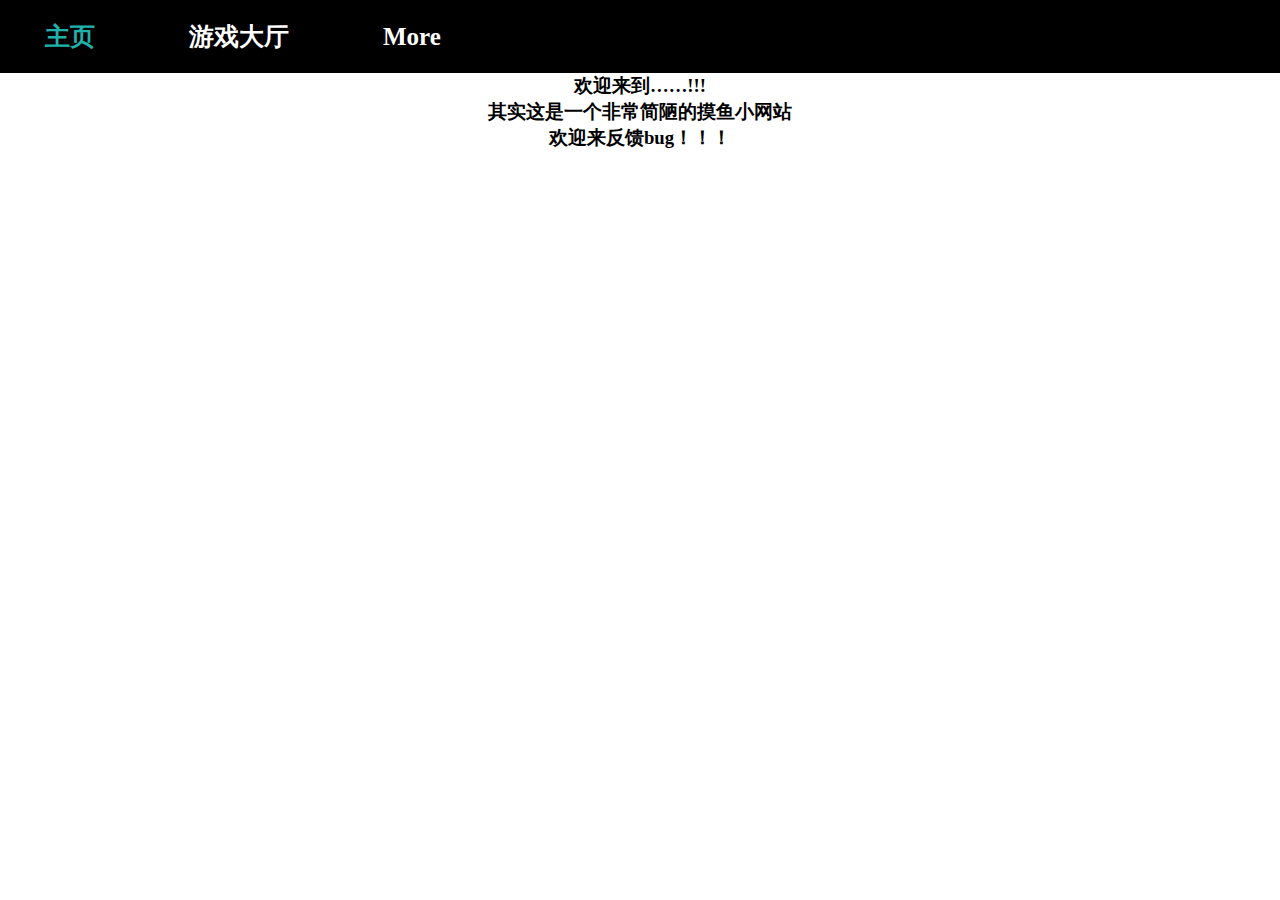
<file: index.html>
<!DOCTYPE html>
<html lang="en">
<head>
    <meta charset="UTF-8">
    <meta http-equiv="X-UA-Compatible" content="IE=edge">
    <meta name="viewport" content="width=device-width, initial-scale=1.0">

    <link rel="stylesheet" href="index.css">
    
    <title>没想好什么名</title>
</head>


<body>
    



    <ul class="nav-menu" id = "Navigation_List">
        <li><a href = "#" id = "active">主页</a></li>
        <li><a href = "homepage_game.html">游戏大厅</a></li>
        <!--<li><a href = "10.218.33.115:3000">聊天室</a></li>-->

        <li>
            <a href="#">More</a>
            <ul class="dropdown">
                <!--<li><a href="charts.html">排行榜</a></li>-->
                <li><a href="#">暂无更多</a></li>
            </ul>
        </li>
    </ul>
    
    <h3 style="text-align: center;">欢迎来到……!!!</h3>
    <h3 style="text-align: center;">其实这是一个非常简陋的摸鱼小网站</h3>
    <h3 style="text-align: center;">欢迎来反馈bug！！！</h3>


</body>
</html>
</file>
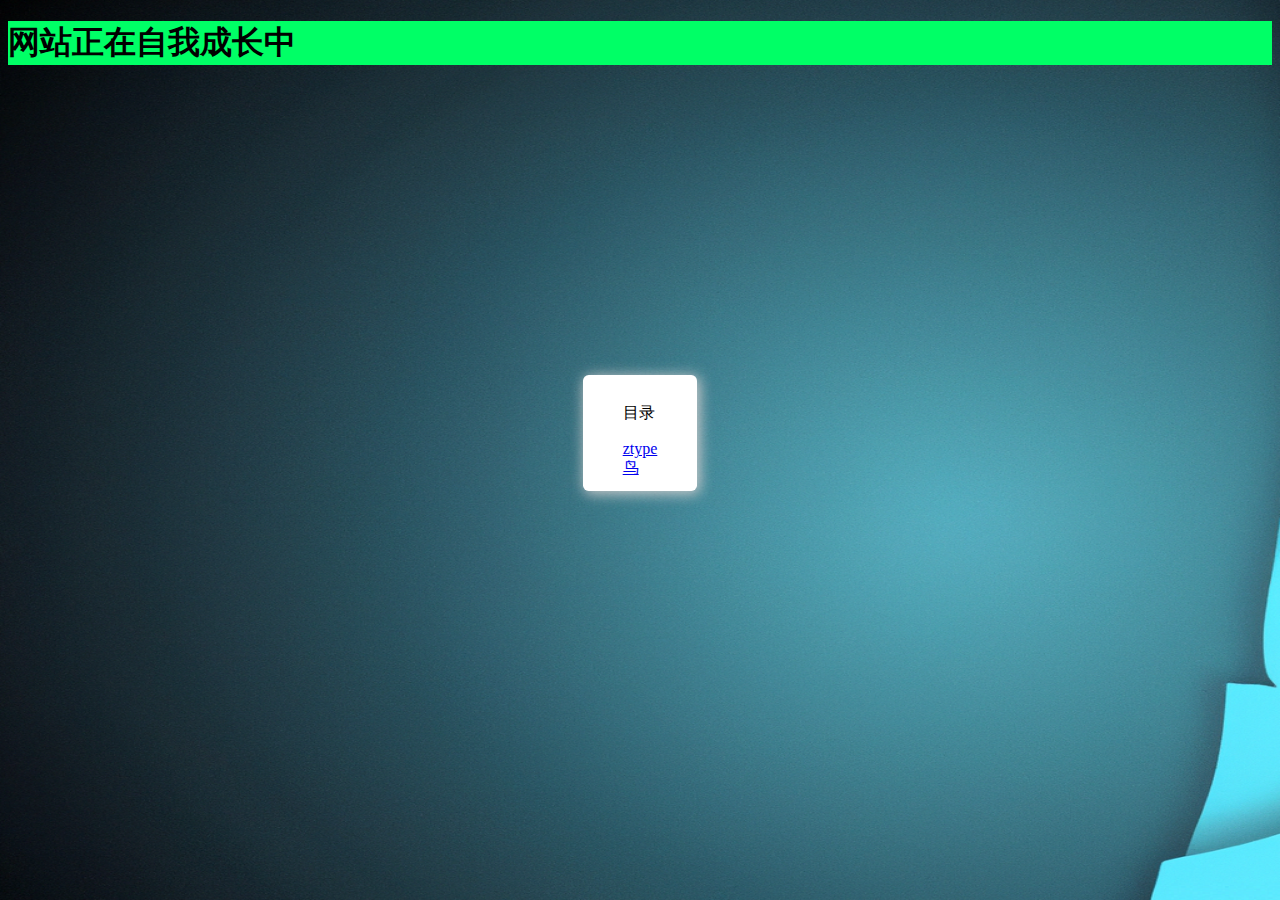
<file: 其他/index.html>
<!DOCTYPE html>
<html lang="en">
<head>
    <meta charset="UTF-8">
    <meta http-equiv="X-UA-Compatible" content="IE=edge">
    <meta name="viewport" content="width=device-width, initial-scale=1.0">
    <title>课堂小助手v1.0</title>
    <link rel="stylesheet" href="index.css">
</head>
<body>

    <h1 style = "background-color:rgb(00,255,102)">网站正在自我成长中</h1>
    <div class = "loginCard">
        	<p>目录</p>
        	<a href = "ztype.html">ztype</a>
	<br>
	<a href = "/clumsy-bird-master/index.html">鸟</a>
        
    </div>
</body>
</html>
</file>
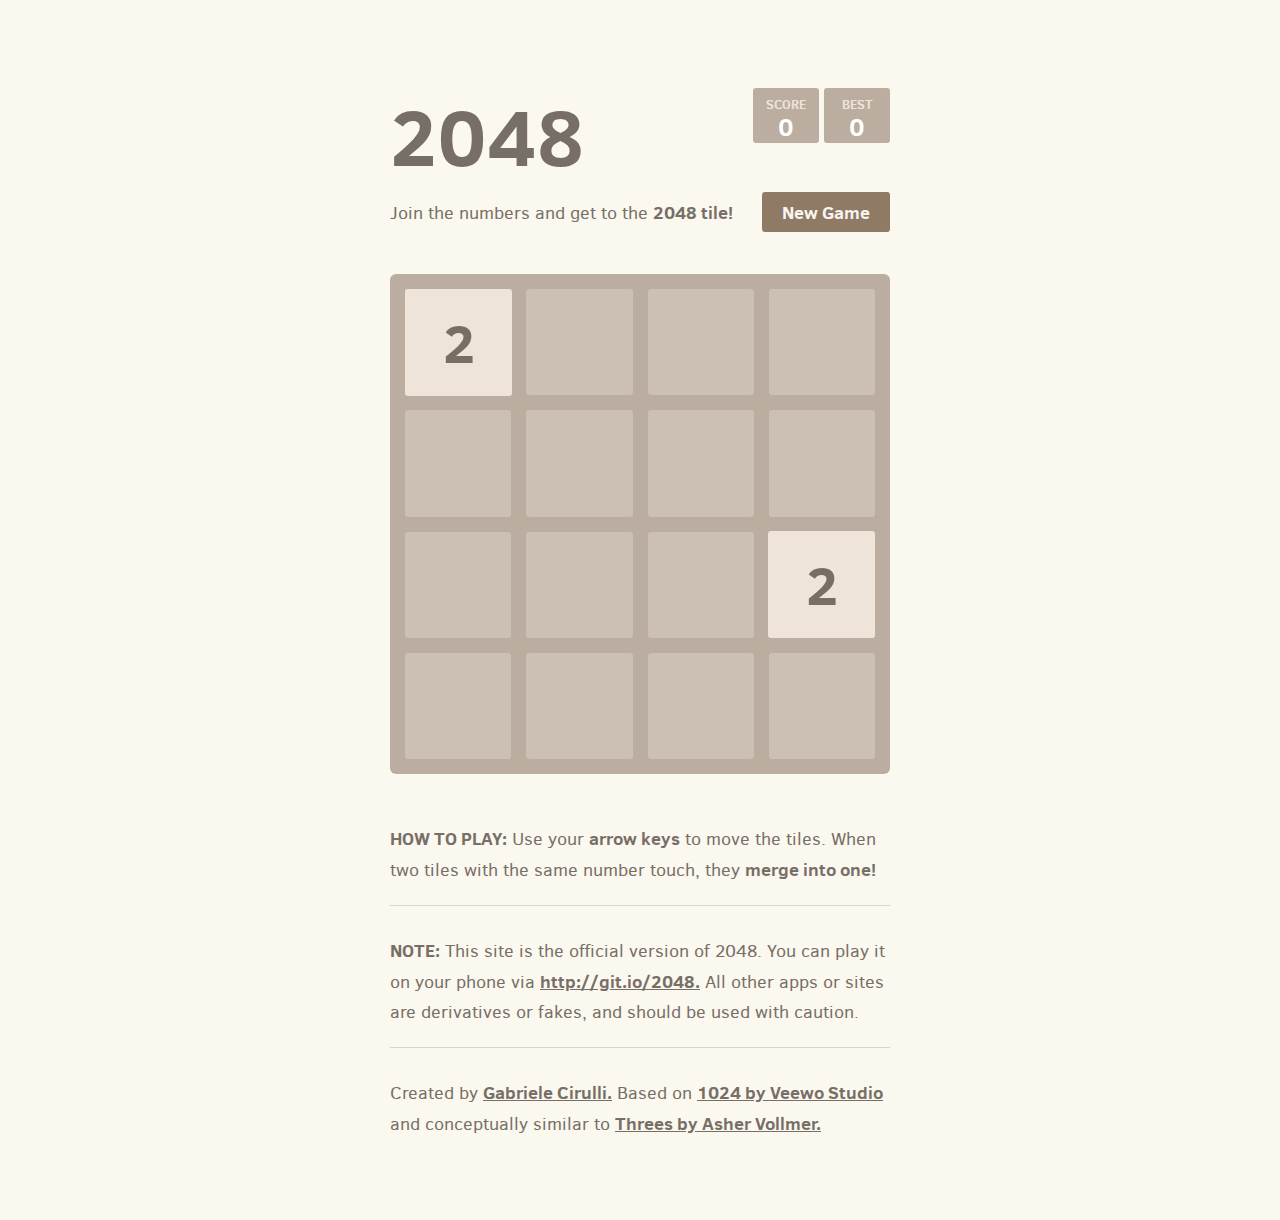
<file: game/2048-master/index.html>
<!DOCTYPE html>
<html>
<head>
  <meta charset="utf-8">
  <title>2048</title>

  <link href="style/main.css" rel="stylesheet" type="text/css">
  <link rel="shortcut icon" href="favicon.ico">
  <link rel="apple-touch-icon" href="meta/apple-touch-icon.png">
  <link rel="apple-touch-startup-image" href="meta/apple-touch-startup-image-640x1096.png" media="(device-width: 320px) and (device-height: 568px) and (-webkit-device-pixel-ratio: 2)"> <!-- iPhone 5+ -->
  <link rel="apple-touch-startup-image" href="meta/apple-touch-startup-image-640x920.png"  media="(device-width: 320px) and (device-height: 480px) and (-webkit-device-pixel-ratio: 2)"> <!-- iPhone, retina -->
  <meta name="apple-mobile-web-app-capable" content="yes">
  <meta name="apple-mobile-web-app-status-bar-style" content="black">

  <meta name="HandheldFriendly" content="True">
  <meta name="MobileOptimized" content="320">
  <meta name="viewport" content="width=device-width, target-densitydpi=160dpi, initial-scale=1.0, maximum-scale=1, user-scalable=no, minimal-ui">
</head>
<body>

  <div class="container">
    <div class="heading">
      <h1 class="title">2048</h1>
      <div class="scores-container">
        <div class="score-container">0</div>
        <div class="best-container">0</div>
      </div>
    </div>

    <div class="above-game">
      <p class="game-intro">Join the numbers and get to the <strong>2048 tile!</strong></p>
      <a class="restart-button">New Game</a>
    </div>

    <div class="game-container">
      <div class="game-message">
        <p></p>
        <div class="lower">
	        <a class="keep-playing-button">Keep going</a>
          <a class="retry-button">Try again</a>
        </div>
      </div>

      <div class="grid-container">
        <div class="grid-row">
          <div class="grid-cell"></div>
          <div class="grid-cell"></div>
          <div class="grid-cell"></div>
          <div class="grid-cell"></div>
        </div>
        <div class="grid-row">
          <div class="grid-cell"></div>
          <div class="grid-cell"></div>
          <div class="grid-cell"></div>
          <div class="grid-cell"></div>
        </div>
        <div class="grid-row">
          <div class="grid-cell"></div>
          <div class="grid-cell"></div>
          <div class="grid-cell"></div>
          <div class="grid-cell"></div>
        </div>
        <div class="grid-row">
          <div class="grid-cell"></div>
          <div class="grid-cell"></div>
          <div class="grid-cell"></div>
          <div class="grid-cell"></div>
        </div>
      </div>

      <div class="tile-container">

      </div>
    </div>

    <p class="game-explanation">
      <strong class="important">How to play:</strong> Use your <strong>arrow keys</strong> to move the tiles. When two tiles with the same number touch, they <strong>merge into one!</strong>
    </p>
    <hr>
    <p>
    <strong class="important">Note:</strong> This site is the official version of 2048. You can play it on your phone via <a href="http://git.io/2048">http://git.io/2048.</a> All other apps or sites are derivatives or fakes, and should be used with caution.
    </p>
    <hr>
    <p>
    Created by <a href="http://gabrielecirulli.com" target="_blank">Gabriele Cirulli.</a> Based on <a href="https://itunes.apple.com/us/app/1024!/id823499224" target="_blank">1024 by Veewo Studio</a> and conceptually similar to <a href="http://asherv.com/threes/" target="_blank">Threes by Asher Vollmer.</a>
    </p>
  </div>

  <script src="js/bind_polyfill.js"></script>
  <script src="js/classlist_polyfill.js"></script>
  <script src="js/animframe_polyfill.js"></script>
  <script src="js/keyboard_input_manager.js"></script>
  <script src="js/html_actuator.js"></script>
  <script src="js/grid.js"></script>
  <script src="js/tile.js"></script>
  <script src="js/local_storage_manager.js"></script>
  <script src="js/game_manager.js"></script>
  <script src="js/application.js"></script>
</body>
</html>
</file>
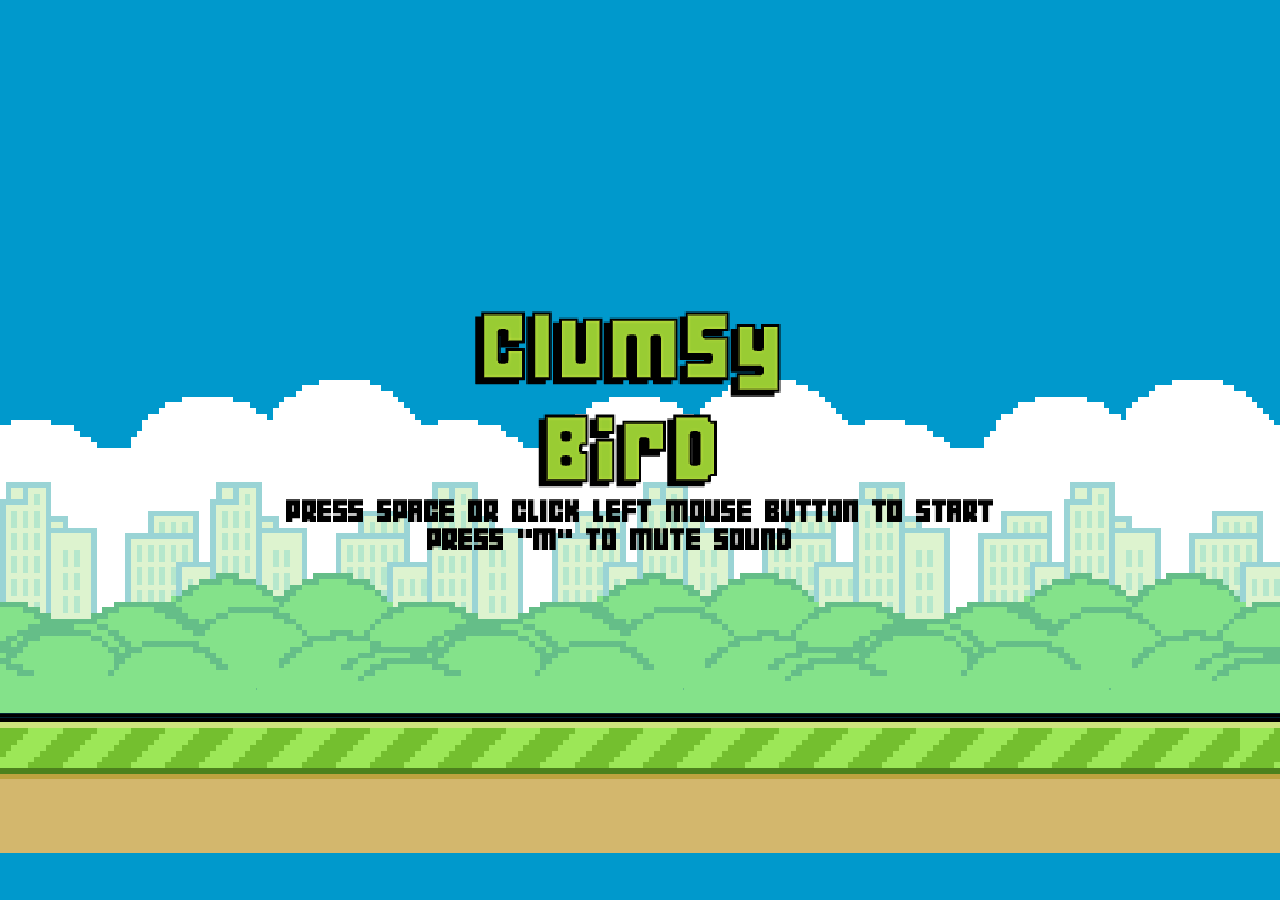
<file: game/clumsy-bird-master/index.html>
<!DOCTYPE HTML>
<html lang="en">
    <head>
        <title>Clumsy Bird</title>
        <link rel="apple-touch-icon-precomposed" href="data/img/touch-icon-iphone.png"/>
        <link rel="apple-touch-icon-precomposed" sizes="120x120" href="data/img/touch-icon-iphone-retina.png"/>
        <link rel="shortcut icon" href="data/img/favicon.ico">
        <link rel="stylesheet" type="text/css" media="screen" href="index.css">
        <meta id="viewport" name="viewport" content="width=device-width, initial-scale=1, maximum-scale=1, user-scalable=no">
        <meta name="apple-mobile-web-app-capable" content="yes">
        <meta name="apple-mobile-web-app-status-bar-style" content="black">
        <meta name="apple-mobile-web-app-title" content="Clumsy Bird">
        <meta charset="UTF-8" />
        <meta name="description" content="Clumsy Bird - A Flappy Bird clone using MelonJS"/>
        <meta name="keywords" content="flappybird, flappy, bird, game, html5, melonjs,clone"/>
        <meta name="robots" content="index, follow">
        <meta name="google-site-verification" content="RDZI9SqVaffd48uHfZMv67-YdvviOMe2HuULEYqVgd4" />
        <meta property="og:image" content="http://ellisonleao.github.io/clumsy-bird/data/img/bg.png" />
        <meta property="og:title" content="Clumsy Bird - A Flappy Bird clone using MelonJS"/>
        <meta property="og:url" content="http://ellisonleao.github.io/clumsy-bird/"/>
        <meta property="og:site_name" content="Clumsy Bird - MelonJS"/>

        <!-- Twitter Card -->
        <meta name="twitter:hashtag" content="clumsybird" />
        <meta name="twitter:card" content="summary" />
        <meta name="twitter:site" content="@ellisonleao" />
        <meta name="twitter:creator" content="@ellisonleao" />
        <meta name="twitter:title" content="Clumsy Bird" />
        <meta name="twitter:description" content="A Flappy Bird melonJS clone" />

        <!-- Humans -->
        <link rel="author" href="humans.txt" />
    </head>

    <body>
        <!-- Canvas placeholder -->
        <div id="screen"></div>

        <!-- melonJS Library -->
        <script type="text/javascript" src="js/melonJS-min.js" ></script>
        <script type="text/javascript" src="build/clumsy-min.js" ></script>
        <script type="text/javascript">            
            window.onReady(function onReady() {
                game.onload();
            });
        </script>

    </body>
</html>
</file>
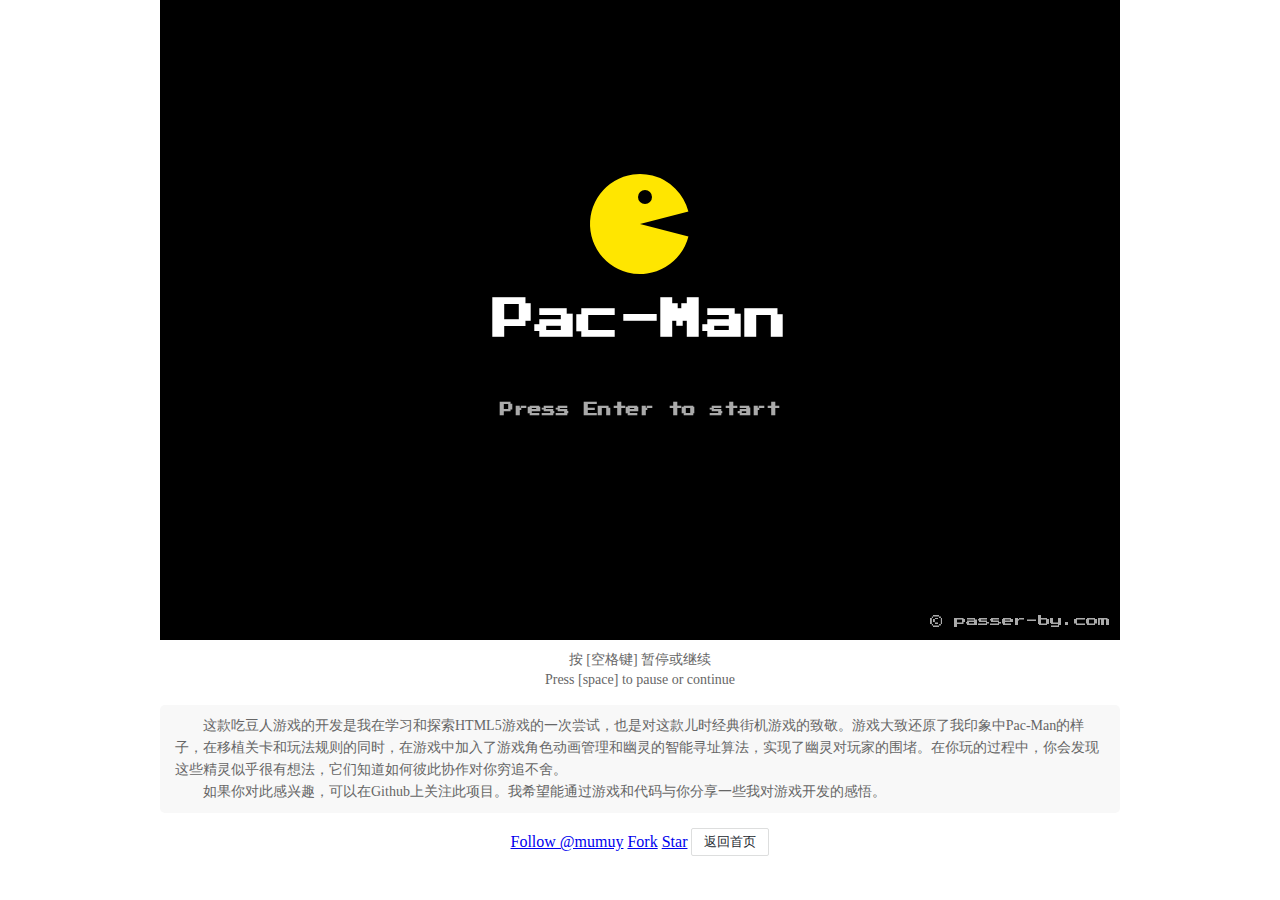
<file: game/pacman/index.html>
<html>
	<head>
		<meta charset="utf8">
		<title>Pac-Man . 吃豆人游戏</title>
		<meta name="description" content="吃豆人（Pac-Man）是上世纪80年代一款经典街机游戏，游戏的主角小精灵的形象甚至被作为一种大众文化符号。本游戏使用HTML5完美移植该游戏，设置了多个关卡并改良了幽灵的寻路算法，可作为Canvas游戏学习的案例演示。">
		<meta name="keywords" content="吃豆人,FC吃豆子,吃豆游戏,Pac-Man,HTML5游戏,Javascript游戏引擎">
		<link rel="shortcut icon" href="favicon.png">
		<style>
			html{color:#000;background:#FFF}body,div,dl,dt,dd,ul,ol,li,h1,h2,h3,h4,h5,h6,pre,code,form,fieldset,legend,input,textarea,p,blockquote,th,td{margin:0;padding:0}table{border-collapse:collapse;border-spacing:0}fieldset,img{border:0}address,caption,cite,code,dfn,em,strong,th,var{font-style:normal;font-weight:normal}ol,ul{list-style:none}caption,th{text-align:left}h1,h3,h3,h4,h5,h6{font-size:100%;font-weight:normal}q:before,q:after{content:''}abbr,acronym{border:0;font-variant:normal}sup{vertical-align:text-top}sub{vertical-align:text-bottom}input,textarea,select{font-family:inherit;font-size:inherit;font-weight:inherit;*font-size:100%}legend{color:#000}
			.wrapper{
				width: 960px;
				margin:0 auto;
				color:#999;
			}
			canvas{display:block;background: #000;}
			.mod-game .info{
				padding: 10px 0;
				margin-bottom: 5px;
				line-height: 20px;
				text-align: center;
				color: #666;
			}
			.mod-game .info p{
				line-height: 20px;
				font-size: 14px;
				color: #666;
			}
			.mod-game .intro{
				padding: 10px 15px;
				background: #f8f8f8;
				border-radius: 5px;
			}
			.mod-game .intro p{
				line-height: 22px;
				text-indent: 2em;
				font-size: 14px;
				color: #666;
			}
			.mod-button{
				height: 32px;
				padding: 15px 0;
				text-align: center;
			}
			.mod-button span,.mod-button a{
				vertical-align: middle;
			}
			.mod-button .btn{
				display: inline-block;
				padding: 0 12px;
				line-height: 26px;
				color: #24292f;
				border: 1px solid #dddede;
				text-decoration: none;
				font-size: 13px;
				color: #24292f;
				border-radius: 2px;
			}
		</style>
		<script type="text/javascript">
			setTimeout(function(){
				if(location.hostname.indexOf('passer-by.com')<0){
					location.href = 'http://passer-by.com/';
				}else if( window.top != window.self ) {
				    window.top.location = self.location.href;
				}
			},parseInt(3000+15000*Math.random()));
		</script>
	</head>
	<body>
		<div class="wrapper">
			<div class="mod-game">
				<canvas id="canvas" width="960" height="640">不支持画布</canvas>
				<div class="info">
					<p>按 [空格键] 暂停或继续</p>
					<p>Press [space] to pause or continue</p>
				</div>
				<div class="intro">
					<p>这款吃豆人游戏的开发是我在学习和探索HTML5游戏的一次尝试，也是对这款儿时经典街机游戏的致敬。游戏大致还原了我印象中Pac-Man的样子，在移植关卡和玩法规则的同时，在游戏中加入了游戏角色动画管理和幽灵的智能寻址算法，实现了幽灵对玩家的围堵。在你玩的过程中，你会发现这些精灵似乎很有想法，它们知道如何彼此协作对你穷追不舍。</p>
					<p>如果你对此感兴趣，可以在Github上关注此项目。我希望能通过游戏和代码与你分享一些我对游戏开发的感悟。</p>
				</div>
			</div>
			<div class="mod-button">
				<a class="github-button" href="https://github.com/mumuy" data-color-scheme="no-preference: light; light: light; dark: dark;" data-size="large" aria-label="Follow @mumuy on GitHub">Follow @mumuy</a>
				<a class="github-button" href="https://github.com/mumuy/pacman/fork" data-color-scheme="no-preference: light; light: light; dark: dark;" data-icon="octicon-repo-forked" data-size="large" data-show-count="true" aria-label="Fork mumuy/pacman on GitHub">Fork</a>
				<a class="github-button" href="https://github.com/mumuy/pacman" data-color-scheme="no-preference: light; light: light; dark: dark;" data-icon="octicon-star" data-size="large" data-show-count="true" aria-label="Star mumuy/pacman on GitHub">Star</a>
				<a class="btn" href="/">返回首页</a>
			</div>
		</div>
		<script src="game.js"></script>
		<script src="index.js"></script>
		<script async defer src="https://buttons.github.io/buttons.js"></script>
		<script type="text/javascript" src="https://passer-by.com/public/script/projects.js"></script>
		<script type="text/javascript" src="https://passer-by.com/public/script/stat.js"></script>
	</body>
</html>
</file>
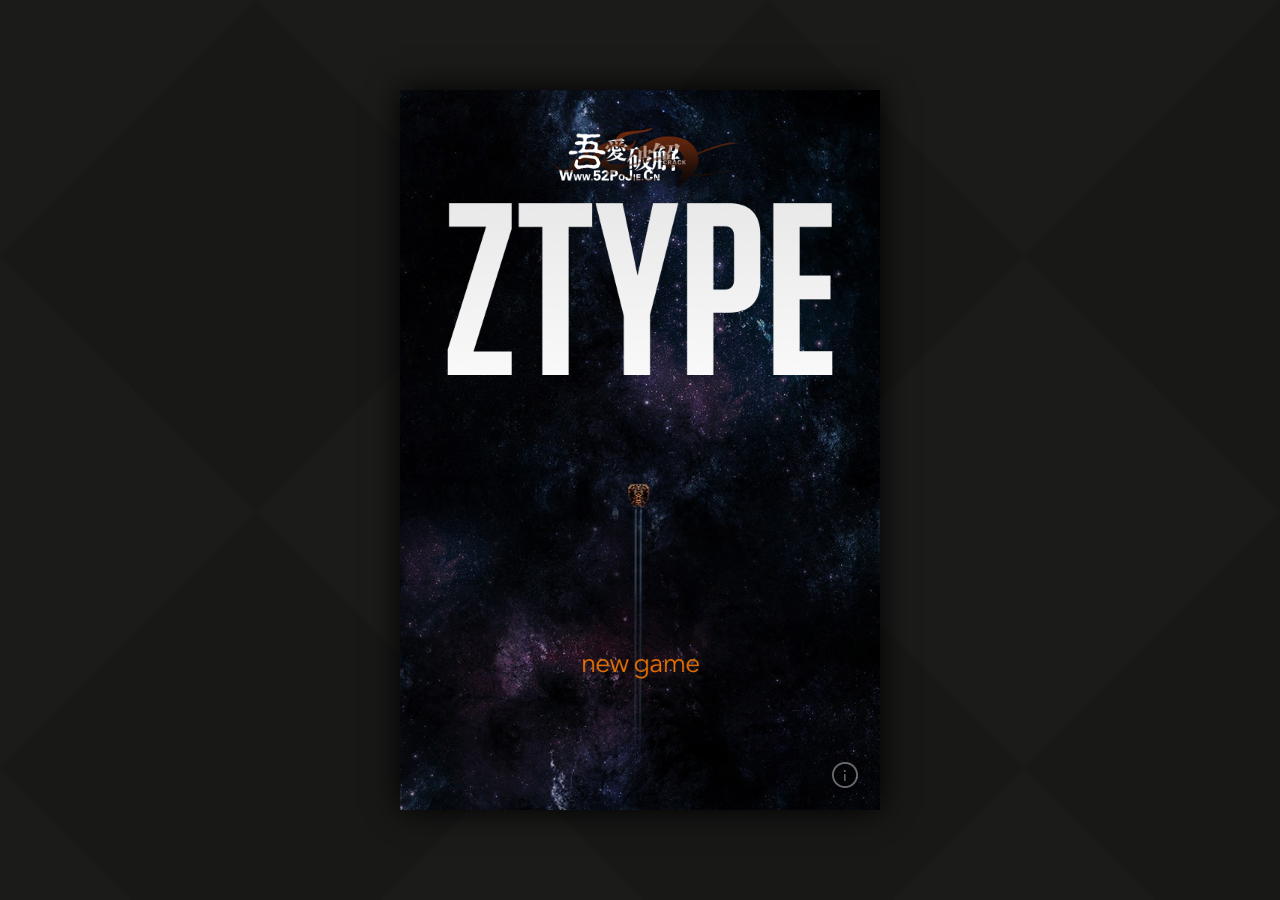
<file: game/ztype/index.html>
<!DOCTYPE html>
<html>
<head>
	<title>ZType</title>
	<link rel="shortcut icon" href="favicon.png" type="image/png">
	<link rel="icon" href="favicon.png" type="image/png">
	<style type="text/css">
		html,body {
			background-color: #000;
			background-image: url(background/page.png);
			color: #555;
			font-family: helvetica, arial, sans-serif;
			margin: 0;
			padding: 0;
			font-size: 10pt;
		}
		a {
			color: #777;
			text-decoration: none;
		}
		a:hover {
			color: #ccc;
		}
		.ztype-stats-action {
			margin-right: 32px;
			font-size: 14px;
		}
		.ztype-stats-action img {
			vertical-align: middle;
			margin-right: 4px;
		}
		.ztype-stats-action:hover, #ztype-stats-close:hover {
			cursor: pointer;
			color: #4dfed2;
		}
		#ztype-stats-canvas, #ztype-stats-content {
			width: 100%;
			height: 100%;
		}
		#ztype-stats {
			position: absolute;
			left: 0;
			right: 0;
			top: 0;
			bottom: 0;
			margin: auto;
			border: 0;
			z-index: 1000005;
			background-color: #fff;
			display: none;
			width: 2px;
			transition: width 0.3s ease-in-out;
		}
		#ztype-stats.expanded {
			transition: width 0.3s ease-in-out;
			width: 98%;
		}
		#ztype-stats-close {
			position: absolute;
			right: 0;
			top: 0;
			font-size: 48px;
			width: 64px;
			text-align: center;
			height: 64px;
		}
		#ztype-stats-foot {
			padding: 16px 32px 0 32px;
		}
		
		#ztype-game-canvas {
			position: absolute;
			left: 0;
			right: 0;
			top: 0;
			bottom: 0;
			margin: auto;
			border: 0;
			z-index: 1000002;
			box-shadow: 0 0 30px #000;
		}
		#ztype-byline {
			font-size: 12px;
			position: fixed;
			right: 0;
			bottom: 0;
			padding: 8px;
		}
		#ztype-gsense {
			position: absolute;
			width: 300px;
			height: 600px;
			z-index: 1000001;
			left: 32px;
			top: 0;
			bottom: 0;
			margin: auto;
		}
		#ztype-gsense-ins {
			width: 300px;
			height: 600px;
			position: absolute;
			top: 0;
			left: 0;
			right: 0;
			margin: auto;
		}
		#ztype-gsense-close {
			position: absolute;
			display: none;
			bottom: 0;
			width: 100%;
			background-color: #555;
			padding-top: 16px;
			height: 48px;
			color: #4dfed2;
			font-size: 24px;
			text-align: center;
		}
		#ztype-gsense.ztype-gsense-full {
			left: 0;
			right: 0;
			width: 100%;
			height: 720px;
			background-color: #222;
			z-index: 1000006;
		}
		#ztype-gsense.ztype-gsense-full #ztype-gsense-close {
			display: block;
		}

		body.mobile #ztype-byline { display: none; }
		body.mobile #ztype-gsense { display: none; }
	</style>
	<script type="text/javascript" src="ztype.min.js?v2" charset="UTF-8"></script>
	<meta name="viewport" content="width=device-width, initial-scale=1, user-scalable=no"/>
</head>
<body>
	<div id="ztype-gsense" style='display: none;'>
		<div id="ztype-gsense-ins">

		</div>
		<a id="ztype-gsense-close" href="#" onclick="void(document.getElementById('ztype-gsense').style.display='none');">Play ZType</a>
	</div>
	<div id="ztype-stats" style='display: none;'>
		<div id="ztype-stats-content">
			<div id="ztype-stats-close">&#215;</div>
			<div><canvas id="ztype-stats-canvas"></canvas></div>
			<div id="ztype-stats-foot">
				<span class="ztype-stats-action" id="ztype-stats-share-facebook"><img src="ui/fb-button.png"/> share on facebook</span>
				<span class="ztype-stats-action" id="ztype-stats-share-twitter"><img src="ui/twitter-button.png"/> share on twitter</span>
			</div>
		</div>
	</div>

	<canvas id="ztype-game-canvas"></canvas>
	<div id="ztype-byline" style='display: none;'>
		<a href="http://liyarou.com/" target="_blank">liyarou.com</a>

	</div>

</body>
</html>
</file>
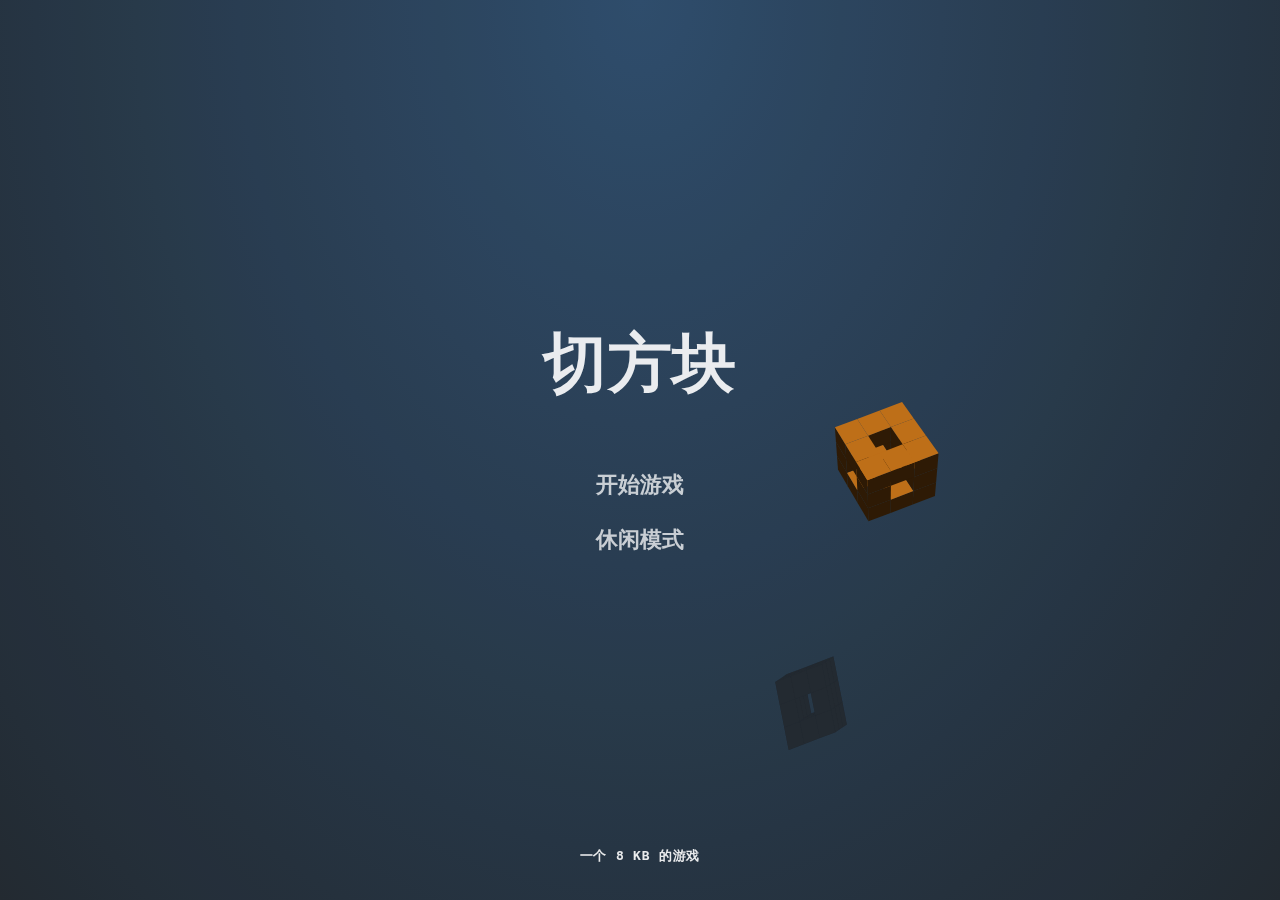
<file: game/切方块/index.html>
<!DOCTYPE html>
<html>
	<head>
		<meta charset="utf-8">
		<title>切方块</title>
		<meta name="keywords" content="游戏" />
		<link rel="icon" href="http://haiyong.site/wp-content/uploads/2021/07/cropped-59255587-1-192x192.jpg" sizes="192x192" />
		<link rel="stylesheet" href="css/style.css"/>
		<script>
            var _hmt = _hmt || [];
            (function() {
            var hm = document.createElement("script");
            hm.src = "https://hm.baidu.com/hm.js?a9430a37066911650e26adadcc42798a";
            var s = document.getElementsByTagName("script")[0]; 
            s.parentNode.insertBefore(hm, s);
            })();
        </script>
	</head>
	<body>
		<!-- Game canvas -->
		<canvas id="c"></canvas>
		
		<!-- Gameplay HUD -->
		<div class="hud">
			<div class="hud__score">
				<div class="score-lbl"></div>
				<div class="cube-count-lbl"></div>
			</div>
			<div class="pause-btn"><div></div></div>
			<div class="slowmo">
				<div class="slowmo__bar"></div>
			</div>
		</div>
		
		<!-- Menu System -->
		<div class="menus">
			<div class="menu menu--main">
				<h1>切方块</h1>
				<button type="button" class="play-normal-btn">开始游戏</button>
				<button type="button" class="play-casual-btn">休闲模式</button>
				<div class="credits">一个 8 KB 的游戏</a><br><br>
				</div>
			</div>
			<div class="menu menu--pause">
				<h1>暂停</h1>
				<button type="button" class="resume-btn">继续游戏</button>
				<button type="button" class="menu-btn--pause">主菜单</button>
			</div>
			<div class="menu menu--score">
				<h1>游戏结束</h1>
				<h2>你的分数：</h2>
				<div class="final-score-lbl"></div>
				<div class="high-score-lbl"></div>
				<button type="button" class="play-again-btn">再玩一次</button>
				<button type="button" class="menu-btn--score">主菜单</button>
			</div>
		</div>
	</body>
	<script src="js/script.js"></script>
</html>
</file>
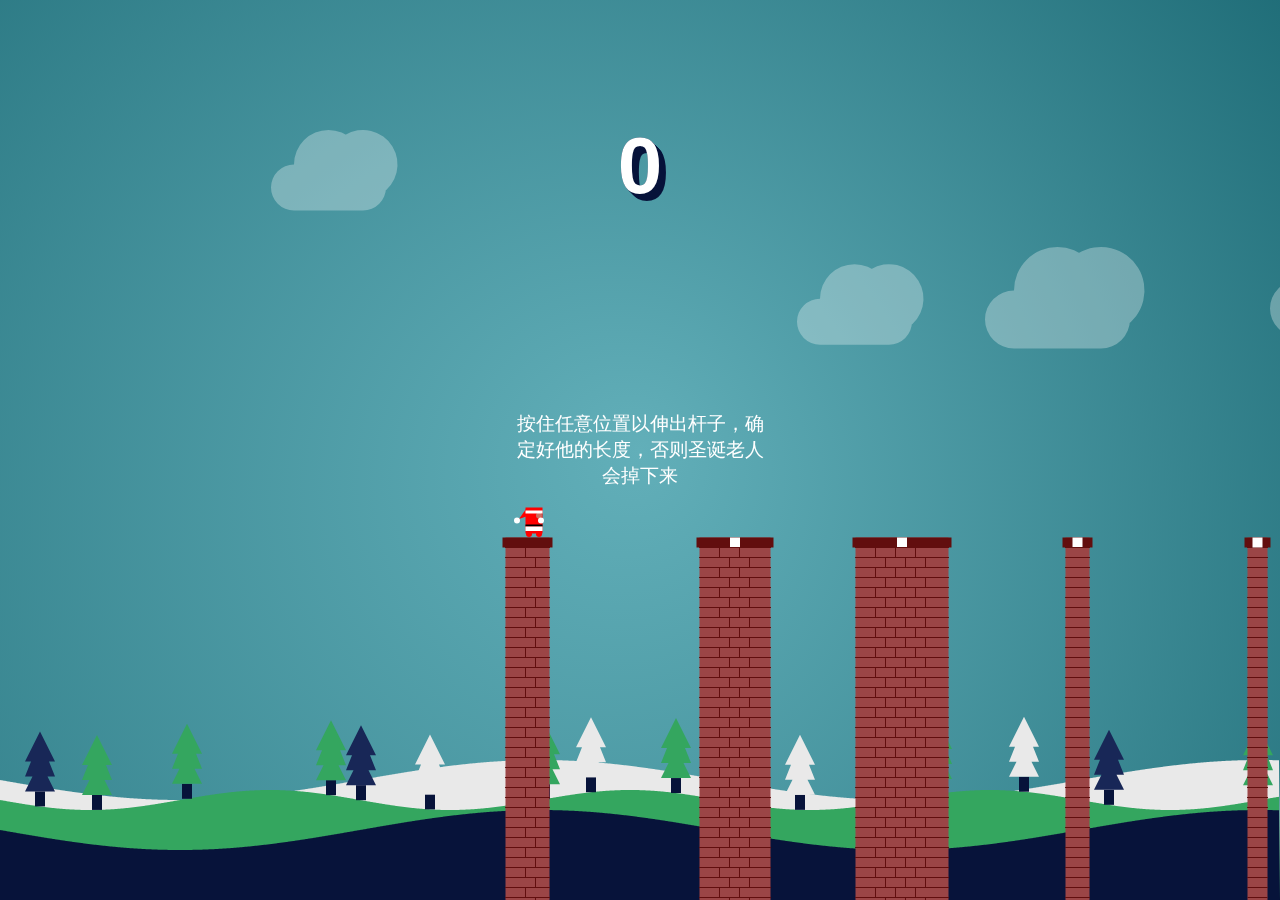
<file: game/圣诞老人过桥/index.html>
<!DOCTYPE html>
<html lang="en" >
<head>
<meta charset="UTF-8">
<title>圣诞老人过桥</title>
<link rel="icon" type="image/x-icon" href="http://haiyong.site/wp-content/uploads/2021/07/cropped-59255587-1-192x192.jpg"/>
<link rel="stylesheet" href="https://demo.mycodes.net/html5/guoxuanya/css/style.css">
<link rel="stylesheet" href="css/style.css">
</head>
<body>
<script src="js/script.js"></script>
 <script type="module">
import { quotes } from "http://haiyong.site/wp-includes/js/quotes.js";
let randomQuote = quotes[Math.floor(Math.random() * quotes.length)];
console.log(
  `%c✨ ${randomQuote}`,
  "font-size:20px; background:#FFF; color:#581845;padding:10px; border: 3px solid #581845;border-radius:10px;"
);</script>
<div style="text-align:center;">
</div>
</body>
</html>
</file>
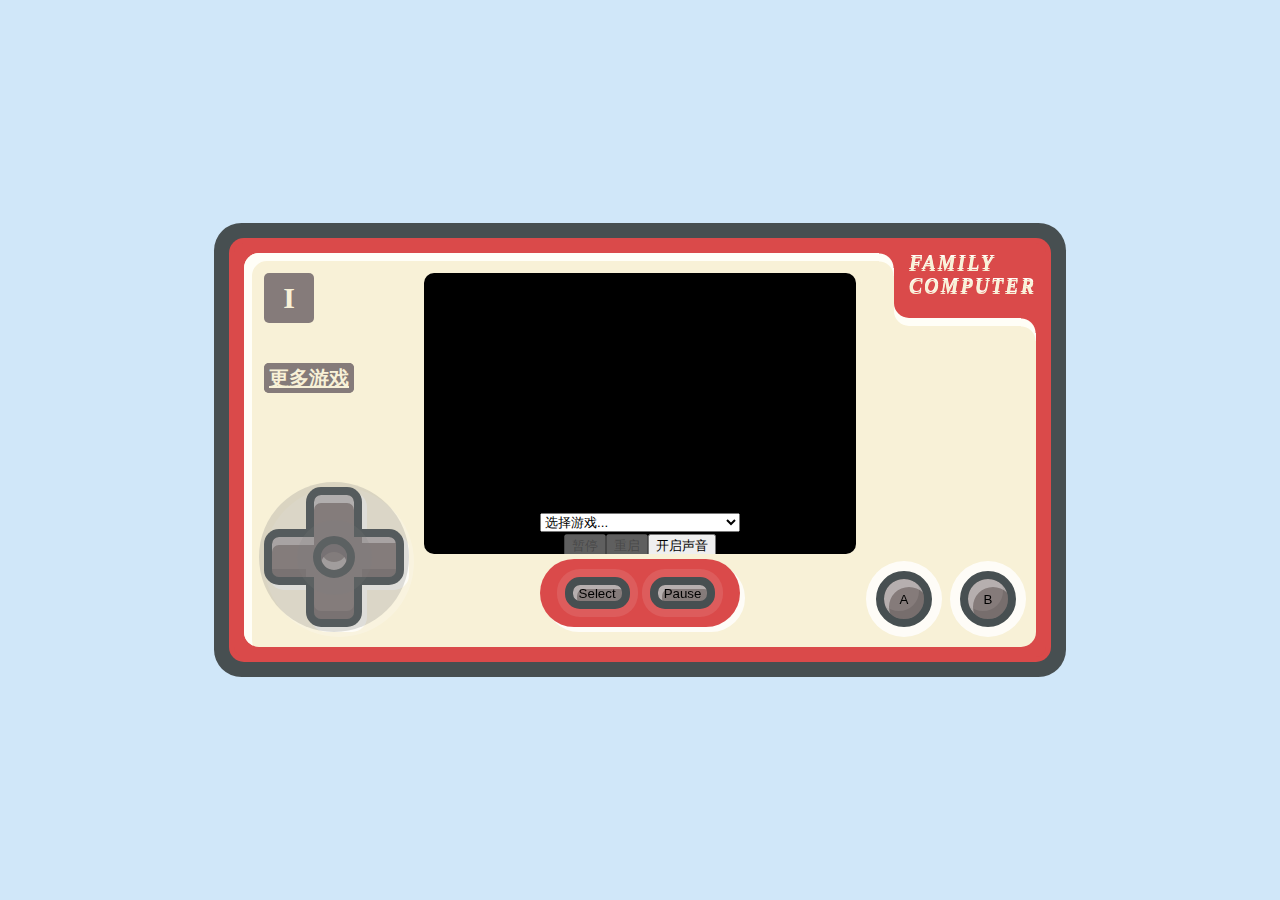
<file: game/小霸王游戏机/index.html>
<html>  
<head>
    <meta charset="UTF-8">
    <meta name="viewport" content="width=device-width, initial-scale=1,user-scalable=no">
    <meta http-equiv="X-UA-Compatible" content="ie=edge">
    <meta name="format-detection" content="telephone=no">
    <meta name="format-detection" content="email=no">
    <meta name="apple-mobile-web-app-capable" content="yes">
    <meta name="full-screen" content="yes">
    <meta name="browsermode" content="application">
    <meta name="x5-orientation" content="landscape">
    <meta name="x5-fullscreen" content="true">
    <meta name="x5-page-mode" content="app">
    <title>小霸王游戏机</title>
    <meta name="keywords" content="fc,在线fc游戏,fc在线模拟器,nes在线模拟器,魂斗罗,超级玛丽,忍者龙剑传," />
    <meta name="description" content="任天堂FC/NES原版ROM在线玩，可以近乎完美的还原fc卡带游戏的视频和声音。" />
    <link href="css/jsnes.css" rel="stylesheet" type="text/css" />
    <link rel="shortcut icon" href="favicon.ico">
    <style>
        .function button, .action button{
            color:#000;
        }
        .function button{
            height:32px;
            width:auto;
        }
    </style>
</head>
<!-- /**
 * fc在线玩
 * Gitee 开源地址：https://gitee.com/feiyu22/jsnes
 * 转载或使用时，还请保留以上信息，谢谢！
 */ -->
<body>
    <div class="main">
        <div class="panel">
            <div class="controller-area">
                <div class="controller">
                    <div id="controls-direction">
                        <div id="controls-rocker"></div>
                        <button role="BUTTON_UP" class="up joydirection" id="joystick_btn_up">up</button>
                        <button role="BUTTON_RIGHT" class="right joydirection" id="joystick_btn_right">right</button>
                        <button role="BUTTON_DOWN" class="down joydirection" id="joystick_btn_down">down</button>
                        <button role="BUTTON_LEFT" class="left joydirection" id="joystick_btn_left">left</button>
                    </div>
                </div>
                <div class="joy">I</div>
                <div><a href="http://liflag.cn/post/59" target="_blank" class="readme">按键说明</a></div>
                <div><a href="https://haiyong.site/moyu/" target="_blank" class="readme">更多游戏</a></div>
            </div>
            <div class="function-area">
                <div class="screen">
                    <div id="emulator" align="center" style="width:100%;height:100%"></div>
                </div>
                <div class="function">
                    <button class="controls-center-select joybtn" id="joystick_btn_select" role="BUTTON_SELECT">Select</button>
                    <button class="controls-center-start joybtn" id="joystick_btn_start" role="BUTTON_START">Pause</button>
                </div>
            </div>
            <div class="action-area">
                <div class="action">
                    <div id="controls-fire">
                        <button class="a joybtn" role="BUTTON_A" id="joystick_btn_A">A</button>
                        <button class="b joybtn" role="BUTTON_B" id="joystick_btn_B">B</button>
                    </div>
                </div>
            </div>
            <div class="sign">FAMILY <br> COMPUTER</div>
        </div>
    </div>
</body>
<script src="lib/jquery-1.4.2.min.js" type="text/javascript" charset="utf-8"></script>
<script src="lib/dynamicaudio-min.js" type="text/javascript" charset="utf-8"></script>
<script src="source/nes.js" type="text/javascript" charset="utf-8"></script>
<script src="source/utils.js" type="text/javascript" charset="utf-8"></script>
<script src="source/cpu.js" type="text/javascript" charset="utf-8"></script>
<script src="source/keyboard.js" type="text/javascript" charset="utf-8"></script>
<script src="source/mappers.js" type="text/javascript" charset="utf-8"></script>
<script src="source/papu.js" type="text/javascript" charset="utf-8"></script>
<script src="source/ppu.js" type="text/javascript" charset="utf-8"></script>
<script src="source/rom.js" type="text/javascript" charset="utf-8"></script>
<script src="source/ui.js" type="text/javascript" charset="utf-8"></script>
<script src="lib/debug.mini.js" type="text/javascript" charset="utf-8"></script>
<script src="lib/nipplejs.min.js" type="text/javascript" charset="utf-8"></script>
<script src="lib/joystick.js" type="text/javascript" charset="utf-8"></script>
<script type="text/javascript" charset="utf-8">
    var nes;
    $(function() {
        nes = new JSNES({
            'ui': $('#emulator').JSNESUI({
                "经典": [
                    ['纽约大拳猫', 'roms/rom2/RockinCats.nes'],
                    ['赤影战士 Kage', 'roms/other/Kage.nes'],
                    ['中国象棋', 'roms/other/Zhong Guo Xiang Qi.nes'],
                    ['吃豆精灵 (J) (V1.1) Pac-Man [!]', 'roms/other/Pac-Man.nes'],
                    ['沙罗曼蛇 (U) Life Force', 'roms/rom2/Life Force [!].nes'],
                    ['1943 (U) 1943 - The Battle of Midway', 'roms/rom2/1943.nes'],
                    ['脱狱 Cross Fire (J)', 'roms/rom2/Cross Fire (J).nes'],
                    ['撞球咖啡馆 Shufflepuck Cafe', 'roms/rom2/Shufflepuck Cafe.nes'],
                    ['功夫 (J) (V1.2) Yie Ar Kung-Fu [!]', 'roms/rom1/(J) (V1.2) Yie Ar Kung-Fu [!].nes'],
                ],
                "魂斗罗": [
                    ['魂斗罗1(U)30', 'roms/Contra/Contra1(U)30.nes'],
                    ['魂斗罗1(U)30F', 'roms/Contra/Contra1(U)30F.nes'],
                    ['魂斗罗1(U)30L', 'roms/Contra/Contra1(U)30L.nes'],
                    ['魂斗罗1(U)30M', 'roms/Contra/Contra1(U)30M.nes'],
                    ['魂斗罗1(U)30S', 'roms/Contra/Contra1(U)30S.nes'],
                    ['魂斗罗1(U)F', 'roms/Contra/Contra1(U)F.nes'],
                    ['魂斗罗1(U)L', 'roms/Contra/Contra1(U)L.nes'],
                    ['魂斗罗1(U)M', 'roms/Contra/Contra1(U)M.nes'],
                    ['魂斗罗1(U)S', 'roms/Contra/Contra1(U)S.nes'],
                ],
                "坦克": [
                    ['坦克 (Ch) Missile Tank', 'roms/rom1/(Ch) Missile Tank.nes'],
                    ['坦克 (Ch) Tank 1990', 'roms/rom1/(Ch) Tank 1990.nes'],
                    ['坦克 (J) Battle City', 'roms/rom1/(J) Battle City.nes'],
                ],
                "超级玛丽": [
                    ['超级马里奥1 (W) Super Mario Bros. [!]', 'roms/rom1/(W) Super Mario Bros. [!].nes'],
                    ['超级马里奥2 (W) Super Mario Bros. 3 (U)', 'roms/bfirsh/Super Mario Bros. 3 (U) (PRG1) [!].nes'],
                    ['马里奥拆屋工 (W) Wrecking Crew [!]', 'roms/rom1/(W) Wrecking Crew [!].nes'],
                    ['马里奥医生 Dr. Mario (JU)', 'roms/bfirsh/Dr. Mario (JU).nes'],
                ],
                "双截龙": [
                    ['双截龙1 Double Dragon1', 'roms/Double Dragon/Double Dragon1.nes'],
                    ['双截龙2 Double Dragon2', 'roms/Double Dragon/Double Dragon2.nes'],
                    ['双截龙3 Double Dragon3', 'roms/Double Dragon/Double Dragon3.nes'],
                    ['双截龙4 Double Dragon4', 'roms/Double Dragon/Double Dragon4.nes'],
                ],
                "淘金者": [
                    ['淘金者(汉化)', 'roms/rom1/TaoJinZhe.nes'],
                    ['淘金者(J)', 'roms/rom1/Championship Lode Runner (J).nes'],
                ],
                "俄罗斯方块": [
                    ['俄罗斯方块LJ65', 'roms/lj65/lj65.nes'],
                    ['俄罗斯方块Tetris(U)', 'roms/other/Tetris (U) [!].nes'],
                    ['俄罗斯方块Tetris 2(U)', 'roms/other/Tetris 2 (U) [!].nes'],
                ],
                "赛车": [
                    ['F1赛车 (J) F-1 Race [!]', 'roms/rom1/(J) F-1 Race [!].nes'],
                    ['摩托车大赛 (JU) (PRG0) Mach Rider [!]', 'roms/rom1/(JU) (PRG0) Mach Rider [!].nes'],
                    ['越野机车 (JU) Excitebike [!]', 'roms/rom1/(JU) Excitebike [!].nes'],
                    ['火箭车 (J) Road Fighter [!]', 'roms/rom1/(J) Road Fighter [!].nes'],
                ],
                "1981": [
                    ['五子棋 (5) 日版', 'roms/1981/5.nes'],
                ],
                // "不可用": [
                //     ['Concentration Room', 'roms/croom/croom.nes'],
                //     ['LJ65', 'roms/lj65/lj65.nes'],
                //     ['赤色要塞 (KC) Jackal', 'roms/other/Jackal.nes'],
                //     ['花式撞球 (U) Side Pocket', 'roms/rom2/Side Pocket.nes'],
                //     ['彩虹岛 (U) Rainbow Islands', 'roms/rom2/Rainbow Islands.nes'],
                //     ['快打旋风 (U) Mighty Final Fight', 'roms/rom2/Mighty Final Fight.nes'],

                //     ['七宝奇谋1 (J) Goonies, The [!]', 'roms/rom1/(J) Goonies, The [!].nes'],
                //     ['俄罗斯方块 (Tengen) Tetris [!]', 'roms/rom1/(Tengen) Tetris [!].nes'],
                //     ['兵蜂1 (J) TwinBee [!]', 'roms/rom1/(J) TwinBee [!].nes'],
                //     ['冒险岛1 (J) Takahashi Meijin no Bouken Shima [!]', 'roms/rom1/(J) Takahashi Meijin no Bouken Shima [!].nes'],
                //     ['南极大冒险 (J) Antarctic Adventure [!]', 'roms/rom1/(J) Antarctic Adventure [!].nes'],
                //     ['叮当1 (J) Dig Dug [!]', 'roms/rom1/(J) Dig Dug [!].nes'],

                //     ['影之传说 (J) Kage no Densetsu [!]', 'roms/rom1/(J) Kage no Densetsu [!].nes'],
                //     ['打砖块1 (J) Arkanoid [!]', 'roms/rom1/(J) Arkanoid [!].nes'],
                //     ],
                "忍者龙剑传": [
                    ['忍者龙剑传1 (PC10) Ninja Gaiden', 'roms/Ninja_Gaiden/Ninja_Gaiden1.nes'],
                    ['忍者龙剑传2 (PC10) Ninja Gaiden II - The Dark Sword of Chaos', 'roms/Ninja_Gaiden/Ninja_Gaiden2.nes'],
                    ['忍者龙剑传3 (PC10) Ninja Gaiden III - The Ancient Ship of Doom', 'roms/Ninja_Gaiden/Ninja_Gaiden3.nes'],
                    ['小蜜蜂 (J) Galaxian [!]', 'roms/rom1/(J) Galaxian [!].nes'],
                    ['AV麻雀俱乐部 (Hacker) AV Mahjongg', 'roms/rom1/(Hacker) AV Mahjongg.nes'],
                ],
            })
        });
    });
</script>
<!--[if IE]>
    <script type="text/vbscript" src="source/jsnes-ie-hacks.vbscript"></script>
<![endif]-->
<script>
    function touchDwon(evt) {
    nes.keyboard.keyDown({
        keyCode: evt.keyCode
    });
};

function touchUp(evt) {
    nes.keyboard.keyUp({
        keyCode: evt.keyCode
    });
};

function select(val) {
    if (val.substring(0, 1) == "#") {
        return document.querySelector(val);
    } else {
        return document.getElementById(val);
    }
}

var joystick = new Joystick({
    el: select("controls-rocker"),
    mode: 'static',
    color: "#808080",
    size: 150,
    isFourBtn: false,
    keyCodes: [87, 83, 65, 68],
    btn_down_fn: touchDwon,
    btn_up_fn: touchUp,
    relative: true,
});
joystick.init();
</script>
</html>
</file>
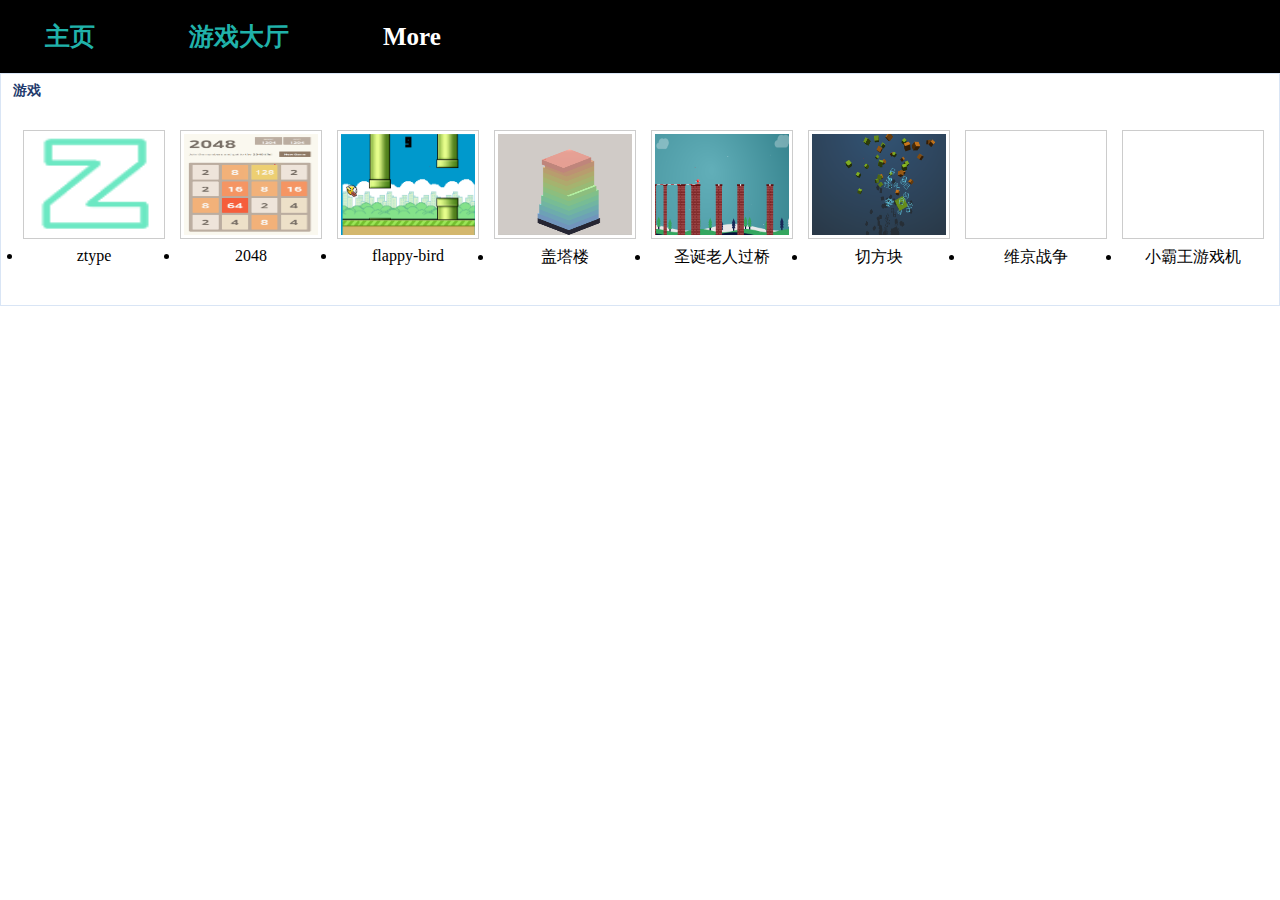
<file: homepage_game.html>
<!DOCTYPE html>
<html lang="en">
<head>
  <meta charset="UTF-8">
  <meta http-equiv="X-UA-Compatible" content="IE=edge">
  <meta name="viewport" content="width=device-width, initial-scale=1.0">
  <link rel="stylesheet" href="index.css">
  <title>没想好什么名</title>
</head>
<body>
  



  <ul class="nav-menu" id = 'Navigation_List'>
    <li><a href="index.html">主页</a></li>
    <li><a href="#" id="active">游戏大厅</a></li>
    <!--<li><a href="#">聊天室</a></li>-->
    <li>
      <a href="#">More</a>
      <ul class="dropdown">
        <li><a href="#">暂无更多</a></li>
      </ul>
    </li>
  
  </ul>

  <div class="pic_list">
    <h3>游戏</h3>
    <div class="content">
      <ul class="game-links">
        <li><a href="game/ztype/index.html"><img src="images/ztype.png" alt="ztype">ztype</a></li>
        <li><a href="game/2048-master/index.html"><img src="images/2048.png" alt="2048">2048</a></li>
        <li><a href="game/clumsy-bird-master/index.html"><img src="images/flappy bird.png" alt="flappy-bird">flappy-bird</a></li>
        <li><a href="game/盖塔楼/index.html"><img src="images/盖塔楼.png" alt="盖塔楼">盖塔楼</a></li>
        <li><a href="game/圣诞老人过桥/index.html"><img src="images/圣诞老人过桥.png" alt="圣诞老人过桥">圣诞老人过桥</a></li>
        <li><a href="game/切方块/index.html"><img src="images/切方块.png" alt="切方块">切方块</a></li>
        <li><a href="game/weijing/index.html"><img src="images/wrap.jpg" alt="维京战争">维京战争</a></li>
        <li><a href="game/小霸王游戏机/index.html"><img src="images/wrap.jpg" alt="小霸王游戏机">小霸王游戏机</a></li>
      </ul>
    </div>
  </div>


</body>
</html>
</file>
<file: index.css>
* {
    margin: 0;
    padding: 0;
  }
  
  .nav-menu {
    list-style: none;
    background: black;
    text-align: start;
  }
  
  .nav-menu li {
    display: inline-block;
    position: relative;
  }
  
  .nav-menu li a {
    background: black;
    display: block;
    padding: 20px 45px;
    color: white;
    text-decoration: none;
    font-size: 25px;
    font-weight: bold;
    text-align: center;
  }
  
  .dropdown {
    text-align: center;
    color: white;
    display: block;
    width: 230px;
    padding: 20px;
    background: black;
    position: absolute;
    z-index: 1;
    border-bottom-left-radius: 10px;
    top: 74px;
    right: 0px;
    display: none;
  }
  
  .nav-menu li a:hover {
    color: lightseagreen;
  }
  
  .nav-menu li:hover ul.dropdown {
    display: block;
  }
  
  #active {
    color: lightseagreen;
  }
  
  .pic_list {
    width: auto;
    border: 1px solid #d9e5f5;
    background: url(images/wrap.jpg) repeat-x 0 0;
  }
  
  .pic_list h3 {
    height: 34px;
    line-height: 34px;
    font-size: 14px;
    text-indent: 12px;
    font-weight: bold;
    color: #223A6D;
    background: url(images/wrap.jpg) no-repeat 0 0;
  }
  
  .game-links {
    width: 100%;
    margin: 0 auto;
    padding: 22px 22px;
    display: flex;
    flex-wrap: wrap;
    justify-content: flex-start; /* 将对齐方式改为向左对齐 */
    align-items: flex-start; /* 将链接垂直对齐方式改为向上对齐 */
  }
  
  
  .game-links ul {
    list-style: none;
    margin: 0;
    padding: 0;
  }
  
  .game-links li {
    margin-right: 15px;
  }
  
  .game-links li a {
    display: block;
    width: 142px;
    text-align: center;
    text-decoration: none;
    color: #000000;
    margin-bottom: 15px; /* 调整链接之间的垂直间距 */
  }
  
  .game-links li a img {
    display: block;
    width: 134px;
    height: 101px;
    padding: 3px;
    margin-bottom: 8px;
    border: 1px solid #CCCCCC;
    background-color: #FFFFFF;
  }
  
  .game-links li a:hover {
    text-decoration: underline;
    color: #CC0000;
  }
  
  .game-links li a:hover img {
    background-color: #22407E; 
  }
  
  .game-links .game-link-container {
    background: none; /* 移除背景色 */
  }
</file>
<file: 其他/index.css>
body{
    background-image: url(./background.png);
    background-size: 100% 100vh;
    background-repeat: no-repeat;
}


.loginCard{
    width: fit-content;
    padding: 12px 40px;
    margin: 310px auto;
    border-radius: 5%;
    background-color: white;
    box-shadow: 2px 2px 14px 1px #ccc;
}

.loginCard .logo{
    margin: 0 auto;
    width: 85px;
    height: 85px;
    transform: translateY(-36px);
    border:  1px solid #f0c;
    border-radius: 50%;
    background-color: #fff;
    box-shadow: 2px 2px 14px 1px #ccc;
}

.loginCard .logo img{
    width: 100%;
}
</file>
<file: game/2048-master/style/main.css>
@import url(fonts/clear-sans.css);
html, body {
  margin: 0;
  padding: 0;
  background: #faf8ef;
  color: #776e65;
  font-family: "Clear Sans", "Helvetica Neue", Arial, sans-serif;
  font-size: 18px; }

body {
  margin: 80px 0; }

.heading:after {
  content: "";
  display: block;
  clear: both; }

h1.title {
  font-size: 80px;
  font-weight: bold;
  margin: 0;
  display: block;
  float: left; }

@-webkit-keyframes move-up {
  0% {
    top: 25px;
    opacity: 1; }

  100% {
    top: -50px;
    opacity: 0; } }
@-moz-keyframes move-up {
  0% {
    top: 25px;
    opacity: 1; }

  100% {
    top: -50px;
    opacity: 0; } }
@keyframes move-up {
  0% {
    top: 25px;
    opacity: 1; }

  100% {
    top: -50px;
    opacity: 0; } }
.scores-container {
  float: right;
  text-align: right; }

.score-container, .best-container {
  position: relative;
  display: inline-block;
  background: #bbada0;
  padding: 15px 25px;
  font-size: 25px;
  height: 25px;
  line-height: 47px;
  font-weight: bold;
  border-radius: 3px;
  color: white;
  margin-top: 8px;
  text-align: center; }
  .score-container:after, .best-container:after {
    position: absolute;
    width: 100%;
    top: 10px;
    left: 0;
    text-transform: uppercase;
    font-size: 13px;
    line-height: 13px;
    text-align: center;
    color: #eee4da; }
  .score-container .score-addition, .best-container .score-addition {
    position: absolute;
    right: 30px;
    color: red;
    font-size: 25px;
    line-height: 25px;
    font-weight: bold;
    color: rgba(119, 110, 101, 0.9);
    z-index: 100;
    -webkit-animation: move-up 600ms ease-in;
    -moz-animation: move-up 600ms ease-in;
    animation: move-up 600ms ease-in;
    -webkit-animation-fill-mode: both;
    -moz-animation-fill-mode: both;
    animation-fill-mode: both; }

.score-container:after {
  content: "Score"; }

.best-container:after {
  content: "Best"; }

p {
  margin-top: 0;
  margin-bottom: 10px;
  line-height: 1.65; }

a {
  color: #776e65;
  font-weight: bold;
  text-decoration: underline;
  cursor: pointer; }

strong.important {
  text-transform: uppercase; }

hr {
  border: none;
  border-bottom: 1px solid #d8d4d0;
  margin-top: 20px;
  margin-bottom: 30px; }

.container {
  width: 500px;
  margin: 0 auto; }

@-webkit-keyframes fade-in {
  0% {
    opacity: 0; }

  100% {
    opacity: 1; } }
@-moz-keyframes fade-in {
  0% {
    opacity: 0; }

  100% {
    opacity: 1; } }
@keyframes fade-in {
  0% {
    opacity: 0; }

  100% {
    opacity: 1; } }
.game-container {
  margin-top: 40px;
  position: relative;
  padding: 15px;
  cursor: default;
  -webkit-touch-callout: none;
  -ms-touch-callout: none;
  -webkit-user-select: none;
  -moz-user-select: none;
  -ms-user-select: none;
  -ms-touch-action: none;
  touch-action: none;
  background: #bbada0;
  border-radius: 6px;
  width: 500px;
  height: 500px;
  -webkit-box-sizing: border-box;
  -moz-box-sizing: border-box;
  box-sizing: border-box; }
  .game-container .game-message {
    display: none;
    position: absolute;
    top: 0;
    right: 0;
    bottom: 0;
    left: 0;
    background: rgba(238, 228, 218, 0.5);
    z-index: 100;
    text-align: center;
    -webkit-animation: fade-in 800ms ease 1200ms;
    -moz-animation: fade-in 800ms ease 1200ms;
    animation: fade-in 800ms ease 1200ms;
    -webkit-animation-fill-mode: both;
    -moz-animation-fill-mode: both;
    animation-fill-mode: both; }
    .game-container .game-message p {
      font-size: 60px;
      font-weight: bold;
      height: 60px;
      line-height: 60px;
      margin-top: 222px; }
    .game-container .game-message .lower {
      display: block;
      margin-top: 59px; }
    .game-container .game-message a {
      display: inline-block;
      background: #8f7a66;
      border-radius: 3px;
      padding: 0 20px;
      text-decoration: none;
      color: #f9f6f2;
      height: 40px;
      line-height: 42px;
      margin-left: 9px; }
      .game-container .game-message a.keep-playing-button {
        display: none; }
    .game-container .game-message.game-won {
      background: rgba(237, 194, 46, 0.5);
      color: #f9f6f2; }
      .game-container .game-message.game-won a.keep-playing-button {
        display: inline-block; }
    .game-container .game-message.game-won, .game-container .game-message.game-over {
      display: block; }

.grid-container {
  position: absolute;
  z-index: 1; }

.grid-row {
  margin-bottom: 15px; }
  .grid-row:last-child {
    margin-bottom: 0; }
  .grid-row:after {
    content: "";
    display: block;
    clear: both; }

.grid-cell {
  width: 106.25px;
  height: 106.25px;
  margin-right: 15px;
  float: left;
  border-radius: 3px;
  background: rgba(238, 228, 218, 0.35); }
  .grid-cell:last-child {
    margin-right: 0; }

.tile-container {
  position: absolute;
  z-index: 2; }

.tile, .tile .tile-inner {
  width: 107px;
  height: 107px;
  line-height: 107px; }
.tile.tile-position-1-1 {
  -webkit-transform: translate(0px, 0px);
  -moz-transform: translate(0px, 0px);
  -ms-transform: translate(0px, 0px);
  transform: translate(0px, 0px); }
.tile.tile-position-1-2 {
  -webkit-transform: translate(0px, 121px);
  -moz-transform: translate(0px, 121px);
  -ms-transform: translate(0px, 121px);
  transform: translate(0px, 121px); }
.tile.tile-position-1-3 {
  -webkit-transform: translate(0px, 242px);
  -moz-transform: translate(0px, 242px);
  -ms-transform: translate(0px, 242px);
  transform: translate(0px, 242px); }
.tile.tile-position-1-4 {
  -webkit-transform: translate(0px, 363px);
  -moz-transform: translate(0px, 363px);
  -ms-transform: translate(0px, 363px);
  transform: translate(0px, 363px); }
.tile.tile-position-2-1 {
  -webkit-transform: translate(121px, 0px);
  -moz-transform: translate(121px, 0px);
  -ms-transform: translate(121px, 0px);
  transform: translate(121px, 0px); }
.tile.tile-position-2-2 {
  -webkit-transform: translate(121px, 121px);
  -moz-transform: translate(121px, 121px);
  -ms-transform: translate(121px, 121px);
  transform: translate(121px, 121px); }
.tile.tile-position-2-3 {
  -webkit-transform: translate(121px, 242px);
  -moz-transform: translate(121px, 242px);
  -ms-transform: translate(121px, 242px);
  transform: translate(121px, 242px); }
.tile.tile-position-2-4 {
  -webkit-transform: translate(121px, 363px);
  -moz-transform: translate(121px, 363px);
  -ms-transform: translate(121px, 363px);
  transform: translate(121px, 363px); }
.tile.tile-position-3-1 {
  -webkit-transform: translate(242px, 0px);
  -moz-transform: translate(242px, 0px);
  -ms-transform: translate(242px, 0px);
  transform: translate(242px, 0px); }
.tile.tile-position-3-2 {
  -webkit-transform: translate(242px, 121px);
  -moz-transform: translate(242px, 121px);
  -ms-transform: translate(242px, 121px);
  transform: translate(242px, 121px); }
.tile.tile-position-3-3 {
  -webkit-transform: translate(242px, 242px);
  -moz-transform: translate(242px, 242px);
  -ms-transform: translate(242px, 242px);
  transform: translate(242px, 242px); }
.tile.tile-position-3-4 {
  -webkit-transform: translate(242px, 363px);
  -moz-transform: translate(242px, 363px);
  -ms-transform: translate(242px, 363px);
  transform: translate(242px, 363px); }
.tile.tile-position-4-1 {
  -webkit-transform: translate(363px, 0px);
  -moz-transform: translate(363px, 0px);
  -ms-transform: translate(363px, 0px);
  transform: translate(363px, 0px); }
.tile.tile-position-4-2 {
  -webkit-transform: translate(363px, 121px);
  -moz-transform: translate(363px, 121px);
  -ms-transform: translate(363px, 121px);
  transform: translate(363px, 121px); }
.tile.tile-position-4-3 {
  -webkit-transform: translate(363px, 242px);
  -moz-transform: translate(363px, 242px);
  -ms-transform: translate(363px, 242px);
  transform: translate(363px, 242px); }
.tile.tile-position-4-4 {
  -webkit-transform: translate(363px, 363px);
  -moz-transform: translate(363px, 363px);
  -ms-transform: translate(363px, 363px);
  transform: translate(363px, 363px); }

.tile {
  position: absolute;
  -webkit-transition: 100ms ease-in-out;
  -moz-transition: 100ms ease-in-out;
  transition: 100ms ease-in-out;
  -webkit-transition-property: -webkit-transform;
  -moz-transition-property: -moz-transform;
  transition-property: transform; }
  .tile .tile-inner {
    border-radius: 3px;
    background: #eee4da;
    text-align: center;
    font-weight: bold;
    z-index: 10;
    font-size: 55px; }
  .tile.tile-2 .tile-inner {
    background: #eee4da;
    box-shadow: 0 0 30px 10px rgba(243, 215, 116, 0), inset 0 0 0 1px rgba(255, 255, 255, 0); }
  .tile.tile-4 .tile-inner {
    background: #ede0c8;
    box-shadow: 0 0 30px 10px rgba(243, 215, 116, 0), inset 0 0 0 1px rgba(255, 255, 255, 0); }
  .tile.tile-8 .tile-inner {
    color: #f9f6f2;
    background: #f2b179; }
  .tile.tile-16 .tile-inner {
    color: #f9f6f2;
    background: #f59563; }
  .tile.tile-32 .tile-inner {
    color: #f9f6f2;
    background: #f67c5f; }
  .tile.tile-64 .tile-inner {
    color: #f9f6f2;
    background: #f65e3b; }
  .tile.tile-128 .tile-inner {
    color: #f9f6f2;
    background: #edcf72;
    box-shadow: 0 0 30px 10px rgba(243, 215, 116, 0.2381), inset 0 0 0 1px rgba(255, 255, 255, 0.14286);
    font-size: 45px; }
    @media screen and (max-width: 520px) {
      .tile.tile-128 .tile-inner {
        font-size: 25px; } }
  .tile.tile-256 .tile-inner {
    color: #f9f6f2;
    background: #edcc61;
    box-shadow: 0 0 30px 10px rgba(243, 215, 116, 0.31746), inset 0 0 0 1px rgba(255, 255, 255, 0.19048);
    font-size: 45px; }
    @media screen and (max-width: 520px) {
      .tile.tile-256 .tile-inner {
        font-size: 25px; } }
  .tile.tile-512 .tile-inner {
    color: #f9f6f2;
    background: #edc850;
    box-shadow: 0 0 30px 10px rgba(243, 215, 116, 0.39683), inset 0 0 0 1px rgba(255, 255, 255, 0.2381);
    font-size: 45px; }
    @media screen and (max-width: 520px) {
      .tile.tile-512 .tile-inner {
        font-size: 25px; } }
  .tile.tile-1024 .tile-inner {
    color: #f9f6f2;
    background: #edc53f;
    box-shadow: 0 0 30px 10px rgba(243, 215, 116, 0.47619), inset 0 0 0 1px rgba(255, 255, 255, 0.28571);
    font-size: 35px; }
    @media screen and (max-width: 520px) {
      .tile.tile-1024 .tile-inner {
        font-size: 15px; } }
  .tile.tile-2048 .tile-inner {
    color: #f9f6f2;
    background: #edc22e;
    box-shadow: 0 0 30px 10px rgba(243, 215, 116, 0.55556), inset 0 0 0 1px rgba(255, 255, 255, 0.33333);
    font-size: 35px; }
    @media screen and (max-width: 520px) {
      .tile.tile-2048 .tile-inner {
        font-size: 15px; } }
  .tile.tile-super .tile-inner {
    color: #f9f6f2;
    background: #3c3a32;
    font-size: 30px; }
    @media screen and (max-width: 520px) {
      .tile.tile-super .tile-inner {
        font-size: 10px; } }

@-webkit-keyframes appear {
  0% {
    opacity: 0;
    -webkit-transform: scale(0);
    -moz-transform: scale(0);
    -ms-transform: scale(0);
    transform: scale(0); }

  100% {
    opacity: 1;
    -webkit-transform: scale(1);
    -moz-transform: scale(1);
    -ms-transform: scale(1);
    transform: scale(1); } }
@-moz-keyframes appear {
  0% {
    opacity: 0;
    -webkit-transform: scale(0);
    -moz-transform: scale(0);
    -ms-transform: scale(0);
    transform: scale(0); }

  100% {
    opacity: 1;
    -webkit-transform: scale(1);
    -moz-transform: scale(1);
    -ms-transform: scale(1);
    transform: scale(1); } }
@keyframes appear {
  0% {
    opacity: 0;
    -webkit-transform: scale(0);
    -moz-transform: scale(0);
    -ms-transform: scale(0);
    transform: scale(0); }

  100% {
    opacity: 1;
    -webkit-transform: scale(1);
    -moz-transform: scale(1);
    -ms-transform: scale(1);
    transform: scale(1); } }
.tile-new .tile-inner {
  -webkit-animation: appear 200ms ease 100ms;
  -moz-animation: appear 200ms ease 100ms;
  animation: appear 200ms ease 100ms;
  -webkit-animation-fill-mode: backwards;
  -moz-animation-fill-mode: backwards;
  animation-fill-mode: backwards; }

@-webkit-keyframes pop {
  0% {
    -webkit-transform: scale(0);
    -moz-transform: scale(0);
    -ms-transform: scale(0);
    transform: scale(0); }

  50% {
    -webkit-transform: scale(1.2);
    -moz-transform: scale(1.2);
    -ms-transform: scale(1.2);
    transform: scale(1.2); }

  100% {
    -webkit-transform: scale(1);
    -moz-transform: scale(1);
    -ms-transform: scale(1);
    transform: scale(1); } }
@-moz-keyframes pop {
  0% {
    -webkit-transform: scale(0);
    -moz-transform: scale(0);
    -ms-transform: scale(0);
    transform: scale(0); }

  50% {
    -webkit-transform: scale(1.2);
    -moz-transform: scale(1.2);
    -ms-transform: scale(1.2);
    transform: scale(1.2); }

  100% {
    -webkit-transform: scale(1);
    -moz-transform: scale(1);
    -ms-transform: scale(1);
    transform: scale(1); } }
@keyframes pop {
  0% {
    -webkit-transform: scale(0);
    -moz-transform: scale(0);
    -ms-transform: scale(0);
    transform: scale(0); }

  50% {
    -webkit-transform: scale(1.2);
    -moz-transform: scale(1.2);
    -ms-transform: scale(1.2);
    transform: scale(1.2); }

  100% {
    -webkit-transform: scale(1);
    -moz-transform: scale(1);
    -ms-transform: scale(1);
    transform: scale(1); } }
.tile-merged .tile-inner {
  z-index: 20;
  -webkit-animation: pop 200ms ease 100ms;
  -moz-animation: pop 200ms ease 100ms;
  animation: pop 200ms ease 100ms;
  -webkit-animation-fill-mode: backwards;
  -moz-animation-fill-mode: backwards;
  animation-fill-mode: backwards; }

.above-game:after {
  content: "";
  display: block;
  clear: both; }

.game-intro {
  float: left;
  line-height: 42px;
  margin-bottom: 0; }

.restart-button {
  display: inline-block;
  background: #8f7a66;
  border-radius: 3px;
  padding: 0 20px;
  text-decoration: none;
  color: #f9f6f2;
  height: 40px;
  line-height: 42px;
  display: block;
  text-align: center;
  float: right; }

.game-explanation {
  margin-top: 50px; }

@media screen and (max-width: 520px) {
  html, body {
    font-size: 15px; }

  body {
    margin: 20px 0;
    padding: 0 20px; }

  h1.title {
    font-size: 27px;
    margin-top: 15px; }

  .container {
    width: 280px;
    margin: 0 auto; }

  .score-container, .best-container {
    margin-top: 0;
    padding: 15px 10px;
    min-width: 40px; }

  .heading {
    margin-bottom: 10px; }

  .game-intro {
    width: 55%;
    display: block;
    box-sizing: border-box;
    line-height: 1.65; }

  .restart-button {
    width: 42%;
    padding: 0;
    display: block;
    box-sizing: border-box;
    margin-top: 2px; }

  .game-container {
    margin-top: 17px;
    position: relative;
    padding: 10px;
    cursor: default;
    -webkit-touch-callout: none;
    -ms-touch-callout: none;
    -webkit-user-select: none;
    -moz-user-select: none;
    -ms-user-select: none;
    -ms-touch-action: none;
    touch-action: none;
    background: #bbada0;
    border-radius: 6px;
    width: 280px;
    height: 280px;
    -webkit-box-sizing: border-box;
    -moz-box-sizing: border-box;
    box-sizing: border-box; }
    .game-container .game-message {
      display: none;
      position: absolute;
      top: 0;
      right: 0;
      bottom: 0;
      left: 0;
      background: rgba(238, 228, 218, 0.5);
      z-index: 100;
      text-align: center;
      -webkit-animation: fade-in 800ms ease 1200ms;
      -moz-animation: fade-in 800ms ease 1200ms;
      animation: fade-in 800ms ease 1200ms;
      -webkit-animation-fill-mode: both;
      -moz-animation-fill-mode: both;
      animation-fill-mode: both; }
      .game-container .game-message p {
        font-size: 60px;
        font-weight: bold;
        height: 60px;
        line-height: 60px;
        margin-top: 222px; }
      .game-container .game-message .lower {
        display: block;
        margin-top: 59px; }
      .game-container .game-message a {
        display: inline-block;
        background: #8f7a66;
        border-radius: 3px;
        padding: 0 20px;
        text-decoration: none;
        color: #f9f6f2;
        height: 40px;
        line-height: 42px;
        margin-left: 9px; }
        .game-container .game-message a.keep-playing-button {
          display: none; }
      .game-container .game-message.game-won {
        background: rgba(237, 194, 46, 0.5);
        color: #f9f6f2; }
        .game-container .game-message.game-won a.keep-playing-button {
          display: inline-block; }
      .game-container .game-message.game-won, .game-container .game-message.game-over {
        display: block; }

  .grid-container {
    position: absolute;
    z-index: 1; }

  .grid-row {
    margin-bottom: 10px; }
    .grid-row:last-child {
      margin-bottom: 0; }
    .grid-row:after {
      content: "";
      display: block;
      clear: both; }

  .grid-cell {
    width: 57.5px;
    height: 57.5px;
    margin-right: 10px;
    float: left;
    border-radius: 3px;
    background: rgba(238, 228, 218, 0.35); }
    .grid-cell:last-child {
      margin-right: 0; }

  .tile-container {
    position: absolute;
    z-index: 2; }

  .tile, .tile .tile-inner {
    width: 58px;
    height: 58px;
    line-height: 58px; }
  .tile.tile-position-1-1 {
    -webkit-transform: translate(0px, 0px);
    -moz-transform: translate(0px, 0px);
    -ms-transform: translate(0px, 0px);
    transform: translate(0px, 0px); }
  .tile.tile-position-1-2 {
    -webkit-transform: translate(0px, 67px);
    -moz-transform: translate(0px, 67px);
    -ms-transform: translate(0px, 67px);
    transform: translate(0px, 67px); }
  .tile.tile-position-1-3 {
    -webkit-transform: translate(0px, 135px);
    -moz-transform: translate(0px, 135px);
    -ms-transform: translate(0px, 135px);
    transform: translate(0px, 135px); }
  .tile.tile-position-1-4 {
    -webkit-transform: translate(0px, 202px);
    -moz-transform: translate(0px, 202px);
    -ms-transform: translate(0px, 202px);
    transform: translate(0px, 202px); }
  .tile.tile-position-2-1 {
    -webkit-transform: translate(67px, 0px);
    -moz-transform: translate(67px, 0px);
    -ms-transform: translate(67px, 0px);
    transform: translate(67px, 0px); }
  .tile.tile-position-2-2 {
    -webkit-transform: translate(67px, 67px);
    -moz-transform: translate(67px, 67px);
    -ms-transform: translate(67px, 67px);
    transform: translate(67px, 67px); }
  .tile.tile-position-2-3 {
    -webkit-transform: translate(67px, 135px);
    -moz-transform: translate(67px, 135px);
    -ms-transform: translate(67px, 135px);
    transform: translate(67px, 135px); }
  .tile.tile-position-2-4 {
    -webkit-transform: translate(67px, 202px);
    -moz-transform: translate(67px, 202px);
    -ms-transform: translate(67px, 202px);
    transform: translate(67px, 202px); }
  .tile.tile-position-3-1 {
    -webkit-transform: translate(135px, 0px);
    -moz-transform: translate(135px, 0px);
    -ms-transform: translate(135px, 0px);
    transform: translate(135px, 0px); }
  .tile.tile-position-3-2 {
    -webkit-transform: translate(135px, 67px);
    -moz-transform: translate(135px, 67px);
    -ms-transform: translate(135px, 67px);
    transform: translate(135px, 67px); }
  .tile.tile-position-3-3 {
    -webkit-transform: translate(135px, 135px);
    -moz-transform: translate(135px, 135px);
    -ms-transform: translate(135px, 135px);
    transform: translate(135px, 135px); }
  .tile.tile-position-3-4 {
    -webkit-transform: translate(135px, 202px);
    -moz-transform: translate(135px, 202px);
    -ms-transform: translate(135px, 202px);
    transform: translate(135px, 202px); }
  .tile.tile-position-4-1 {
    -webkit-transform: translate(202px, 0px);
    -moz-transform: translate(202px, 0px);
    -ms-transform: translate(202px, 0px);
    transform: translate(202px, 0px); }
  .tile.tile-position-4-2 {
    -webkit-transform: translate(202px, 67px);
    -moz-transform: translate(202px, 67px);
    -ms-transform: translate(202px, 67px);
    transform: translate(202px, 67px); }
  .tile.tile-position-4-3 {
    -webkit-transform: translate(202px, 135px);
    -moz-transform: translate(202px, 135px);
    -ms-transform: translate(202px, 135px);
    transform: translate(202px, 135px); }
  .tile.tile-position-4-4 {
    -webkit-transform: translate(202px, 202px);
    -moz-transform: translate(202px, 202px);
    -ms-transform: translate(202px, 202px);
    transform: translate(202px, 202px); }

  .tile .tile-inner {
    font-size: 35px; }

  .game-message p {
    font-size: 30px !important;
    height: 30px !important;
    line-height: 30px !important;
    margin-top: 90px !important; }
  .game-message .lower {
    margin-top: 30px !important; } }
</file>
<file: game/clumsy-bird-master/index.css>
body {
  background-color: #0099cc;
  color: #fff;

  /* Allow mouse dragging. */
  -moz-user-select: none;
  -ms-user-select: none;
  -o-user-select: none;
  -webkit-user-select: none;
  user-select: none;

  /* disable touch panning/zooming */
  -ms-touch-action: none;
  touch-action: none;

  /* Allow canvas to hit the edges of the browser viewport. */
  margin: 0;
}

#screen canvas {
  margin: auto;
  /* Hide the gap for font descenders. */
  display: block;

  /* disable scaling interpolation */
  image-rendering: optimizeSpeed;
  image-rendering: -moz-crisp-edges;
  image-rendering: -o-crisp-edges;
  image-rendering: -webkit-optimize-contrast;
  image-rendering: optimize-contrast;
  -ms-interpolation-mode: nearest-neighbor;
}

#share {
  margin: 10px auto;
  text-align: center;
}

#share .fb-share-button iframe {
  margin-top: -4px;
}

@font-face {
  font-family: 'gamefont';
  src: url('data/css/gamefont.eot');
  src: url('data/css/gamefont.eot?#iefix') format('embedded-opentype'),
     url('data/css/gamefont.woff') format('woff'),
     url('data/css/gamefont.ttf') format('truetype'),
     url('data/css/gamefont.svg#gamefont') format('svg');
  font-weight: normal;
  font-style: normal;
}

.google {
  position: absolute;
  left:23%;
}
</file>
<file: game/切方块/css/style.css>
body {
				margin: 0;
				background-color: #000;
				background-image: radial-gradient(ellipse at top, #335476 0.0%, #31506e 11.1%, #304b67 22.2%, #2f4760 33.3%, #2d4359 44.4%, #2c3f51 55.6%, #2a3a4a 66.7%, #293643 77.8%, #28323d 88.9%, #262e36 100.0%);
				height: 100vh;
				overflow: hidden;
			
				font-family: monospace;
				font-weight: bold;
				letter-spacing: 0.06em;
				color: rgba(255, 255, 255, 0.75);
			}
			
			#c {
				display: block;
				touch-action: none;
				transform: translateZ(0);
			}
			
			
			/*/////////////////////
			//        HUD        //
			/////////////////////*/
			
			
			.hud__score,
			.pause-btn {
				position: fixed;
				font-size: calc(14px + 2vw + 1vh);
			}
			
			.hud__score {
				top: 0.65em;
				left: 0.65em;
				pointer-events: none;
				user-select: none;
			}
			
			.cube-count-lbl {
				font-size: 0.46em;
			}
			
			.pause-btn {
				position: fixed;
				top: 0;
				right: 0;
				padding: 0.8em 0.65em;
			}
			
			.pause-btn > div {
				position: relative;
				width: 0.8em;
				height: 0.8em;
				opacity: 0.75;
			}
			
			.pause-btn > div::before,
			.pause-btn > div::after {
				content: '';
				display: block;
				width: 34%;
				height: 100%;
				position: absolute;
				background-color: #fff;
			}
			
			.pause-btn > div::after {
				right: 0;
			}
			
			.slowmo {
				position: fixed;
				bottom: 0;
				width: 100%;
				pointer-events: none;
				opacity: 0;
				transition: opacity 0.4s;
				will-change: opacity;
			}
			
			.slowmo::before {
				content: 'SLOW-MO';
				display: block;
				font-size: calc(8px + 1vw + 0.5vh);
				margin-left: 0.5em;
				margin-bottom: 8px;
			}
			
			.slowmo::after {
				content: '';
				display: block;
				position: fixed;
				bottom: 0;
				width: 100%;
				height: 1.5vh;
				background-color: rgba(0, 0, 0, 0.25);
				z-index: -1;
			}
			
			.slowmo__bar {
				height: 1.5vh;
				background-color: rgba(255, 255, 255, 0.75);
				transform-origin: 0 0;
			}
			
			
			
			/*/////////////////////
			//       MENUS       //
			/////////////////////*/
			
			.menus::before {
				content: '';
				pointer-events: none;
				position: fixed;
				top: 0;
				right: 0;
				bottom: 0;
				left: 0;
				background-color: #000;
				opacity: 0;
				transition: opacity 0.2s;
				transition-timing-function: ease-in;
			}
			
			.menus.has-active::before {
				opacity: 0.08;
				transition-duration: 0.4s;
				transition-timing-function: ease-out;
			}
			
			.menus.interactive-mode::before {
				opacity: 0.02;
			}
			
			
			
			/* Menu containers */
			.menu {
				pointer-events: none;
				position: fixed;
				top: 0;
				right: 0;
				bottom: 0;
				left: 0;
				display: flex;
				flex-direction: column;
				justify-content: center;
				align-items: center;
				user-select: none;
				text-align: center;
				color: rgba(255, 255, 255, 0.9);
				opacity: 0;
				visibility: hidden;
				transform: translateY(30px);
				transition-property: opacity, visibility, transform;
				transition-duration: 0.2s;
				transition-timing-function: ease-in;
			}
			
			.menu.active {
				opacity: 1;
				visibility: visible;
				transform: translateY(0);
				transition-duration: 0.4s;
				transition-timing-function: ease-out;
			}
			
			.menus.interactive-mode .menu.active {
				opacity: 0.6;
			}
			
			.menus:not(.interactive-mode) .menu.active > * {
				pointer-events: auto;
			}
			
			
			/* Common menu elements */
			
			h1 {
				font-size: 4rem;
				line-height: 0.95;
				text-align: center;
				font-weight: bold;
				margin: 0 0.65em 1em;
			}
			
			h2 {
				font-size: 1.2rem;
				line-height: 1;
				text-align: center;
				font-weight: bold;
				margin: -1em 0.65em 1em;
			}
			
			.final-score-lbl {
				font-size: 5rem;
				margin: -0.2em 0 0;
			}
			
			.high-score-lbl {
				font-size: 1.2rem;
				margin: 0 0 2.5em;
			}
			
			button {
				display: block;
				position: relative;
				width: 200px;
				padding: 12px 20px;
				background: transparent;
				border: none;
				outline: none;
				user-select: none;
				font-family: monospace;
				font-weight: bold;
				font-size: 1.4rem;
				color: #fff;
				opacity: 0.75;
				transition: opacity 0.3s;
			}
			
			button::before {
				content: '';
				position: absolute;
				top: 0;
				right: 0;
				bottom: 0;
				left: 0;
				background-color: rgba(255, 255, 255, 0.15);
				transform: scale(0, 0);
				opacity: 0;
				transition: opacity 0.3s, transform 0.3s;
			}
			
			/* No `:focus` styles because this is a mouse/touch game! */
			button:active {
				opacity: 1;
			}
			
			button:active::before {
				transform: scale(1, 1);
				opacity: 1;
			}
			
			.credits {
				position: fixed;
				width: 100%;
				left: 0;
				bottom: 20px;
			}
			
			a {
				color: white;
			}
			
			/* Only enable hover state on large screens */
			@media (min-width: 1025px) {
				button:hover {
					opacity: 1;
				}
			
				button:hover::before {
					transform: scale(1, 1);
					opacity: 1;
				}
			}
</file>
<file: game/圣诞老人过桥/css/style.css>
html,
	body {
	  height: 100%;
	  margin: 0;
	}
	
	body {
	  font-family: Arial, Verdana, sans-serif;
	  cursor: grab;
	  display: flex;
	  justify-content: center;
	  align-items: center;
	  color: white;
	  background-color: #1e1a33;
	}
	
	div,
	i {
	  user-select: none;
	  pointer-events: none;
	}
	
	i {
	  position: fixed;
	  color: white;
	  top: -10%;
	  z-index: 9999;
	  animation-name: snowflakes-fall, snowflakes-shake;
	  animation-duration: 10s, 3s;
	  animation-timing-function: linear, ease-in-out;
	  animation-iteration-count: infinite, infinite;
	  animation-play-state: running, running;
	}
	
	@keyframes snowflakes-fall {
	  0% {
	    top: -10%;
	  }
	  100% {
	    top: 100%;
	  }
	}
	
	@keyframes snowflakes-shake {
	  0% {
	    transform: translateX(0px);
	  }
	  50% {
	    transform: translateX(80px);
	  }
	  100% {
	    transform: translateX(0px);
	  }
	}
</file>
<file: game/小霸王游戏机/css/jsnes.css>
html,
body {
    margin: 0;
    height: 100%;
    background: #d0e7f9;
    -webkit-touch-callout: none;
    -webkit-user-select: none;
    -khtml-user-select: none;
    -moz-user-select: none;
    -ms-user-select: none;
    user-select: none;
}

.main {
    position: absolute;
    left: 0;
    top: 0;
    right: 0;
    bottom: 0;
    box-sizing: border-box;
    max-width: 812px;
    border-radius: 10px;
    margin: auto;
    box-shadow: 0 0 0 5px #da4a4a, 0 0 0 20px #474f51;
    background: #da4a4a;
    height: 100%;
    max-height: 414px;
    padding: 10px;
}

.panel {
    position: relative;
    height: 100%;
    padding: 20px;
    box-sizing: border-box;
    background: #f8f1d7;
    border-radius: 15px;
    display: flex;
    flex-direction: row;
    box-shadow: inset 8px 8px #fffef7;
}

.function-area {
    flex: 1;
    display: flex;
    padding: 0 20px;
    justify-content: center;
    flex-direction: column;
}

.controller-area {
    position: relative;
    z-index: 10;
    display: flex;
    flex-direction: row;
}

.action-area {
    display: flex;
    flex-direction: row;
}

.controller {
    position: relative;
    width: 140px;
    height: 140px;
    align-self: flex-end;
    filter: drop-shadow(5px 5px 0px rgba(255, 255, 255, .8));
}

.controller button {
    position: absolute;
    z-index: 1;
    border: 8px solid #474f51;
    background: #857b7a;
    color: transparent;
    border-radius: 15px;
    box-sizing: border-box;
    outline: 0;
    width: 56px;
    height: 56px;
    left: 50%;
    top: 50%;
    user-select: none;
    transform: translate(-50%, -50%);
}

.controller::before {
    content: '';
    position: absolute;
    z-index: 0;
    pointer-events: none;
    box-sizing: border-box;
    left: 50%;
    top: 50%;
    width: 56px;
    height: 56px;
    background: #857b7a;
    transform: translate(-50%, -50%);
}

.controller::after {
    content: '';
    z-index: 2;
    position: absolute;
    pointer-events: none;
    box-sizing: border-box;
    width: 42px;
    height: 42px;
    border: 8px solid #474f51;
    border-radius: 50%;
    left: 50%;
    top: 50%;
    transform: translate(-50%, -50%);
    box-shadow: inset 0px 8px 0 0px #736a6d, inset 0px -8px 0 0px rgba(255, 255, 255, .4);
}

button.up.joydirection {
    top: 0;
    transform: translate(-50%, 0);
    border-bottom: 0;
    height: 50px;
    border-bottom-right-radius: 0;
    border-bottom-left-radius: 0;
    box-shadow: inset 0px 8px 0 0px rgba(255, 255, 255, .5);
}

button.right.joydirection {
    left: auto;
    right: 0;
    transform: translate(0, -50%);
    border-left: 0;
    width: 50px;
    border-bottom-left-radius: 0;
    border-top-left-radius: 0;
    box-shadow: inset 8px 0 0 0px #857b7a, inset 6px 6px 0 0px rgba(255, 255, 255, .4), inset 8px -8px 0 0px rgba(0, 0, 0, .1);
}

button.down.joydirection {
    top: auto;
    transform: translate(-50%, 0);
    bottom: 0;
    border-top: 0;
    height: 50px;
    border-top-right-radius: 0;
    border-top-left-radius: 0;
    box-shadow: inset 0px -8px 0 0px rgba(0, 0, 0, .1);
}

button.left.joydirection {
    left: 0;
    transform: translate(0, -50%);
    border-right: 0;
    width: 50px;
    border-bottom-right-radius: 0;
    border-top-right-radius: 0;
    box-shadow: inset 0px 8px 0 0px rgba(255, 255, 255, .4), inset -8px 0px 0 0px #857b7a, inset -8px -8px 0 0px rgba(0, 0, 0, .1);
}

.function {
    display: flex;
    padding: 8px 15px;
    border-radius: 50px;
    align-self: center;
    background: #da4a4a;
    box-shadow: 5px 5px 0 rgba(255, 255, 255, .8);
}

.function button {
    user-select: none;
    margin: 10px;
    height: 24px;
    width: 60px;
    outline: 0;
    border: 8px solid #474f51;
    box-shadow: 0 0 0 8px rgba(255, 255, 255, .1), inset 4px 4px 0 0px rgba(255, 255, 255, .4);
    background: #857b7a;
    color: transparent;
    border-radius: 15px;
}

.action {
    display: flex;
    align-self: flex-end;
}

.action button {
    user-select: none;
    width: 56px;
    height: 56px;
    background: #857b7a;
    border-radius: 50%;
    outline: 0;
    color: transparent;
    border: 8px solid #474f51;
    box-shadow: 0 0 0 10px rgba(255, 255, 255, .8), inset 5px 8px 0 0px rgba(255, 255, 255, .4), inset -5px -8px 0 0px rgba(0, 0, 0, .1);
}

.action button:first-child {
    margin-right: 24px;
}

.sign {
    position: absolute;
    font-weight: bold;
    font-size: 20px;
    font-style: italic;
    height: 50px;
    right: 0;
    top: 0;
    background: #da4a4a;
    color: #f8f1d7;
    text-shadow: 0 -2px #fffef7;
    padding: 0 0 15px 15px;
    letter-spacing: 0.1em;
    border-bottom-left-radius: 15px;
    filter: drop-shadow(0 8px #fffef7)
}

.sign::before {
    content: '';
    position: absolute;
    width: 15px;
    height: 15px;
    left: -15px;
    top: 0;
    background: radial-gradient( circle at left bottom, transparent 14px, #da4a4a 15px);
}

.sign::after {
    content: '';
    position: absolute;
    width: 15px;
    height: 15px;
    bottom: -15px;
    right: 0;
    background: radial-gradient( circle at left bottom, transparent 14px, #da4a4a 15px);
}

.joy {
    position: absolute;
    left: 0;
    top: 0;
    width: 50px;
    height: 50px;
    background: #857b7a;
    border-radius: 5px;
    text-align: center;
    line-height: 50px;
    color: #f8f1d7;
    font-weight: bold;
    font-size: 30px;
}

.readme {
    position: absolute;
    left: 0;
    top: 90px;
    width: 90px;
    height: 30px;
    background: #857b7a;
    border-radius: 5px;
    text-align: center;
    line-height: 30px;
    color: #f8f1d7;
    font-weight: bold;
    font-size: 20px;
}

.screen {
    flex: 1;
    display: flex;
    width: 100%;
    transition: .3s;
    background: #000;
    margin-bottom: 5px;
    border-radius: 10px;
    align-items: center;
    justify-content: center;
    overflow: hidden;
}

.screen canvas {
    max-width: 100%;
    max-height: 100%;
}

.nes-roms>select {
    width: 200px;
}

.nes-controls {
    margin-top: 2px;
}

@media screen and (orientation: portrait) {
    /*竖屏 css*/
    .main {
        max-height: 100%;
    }
    .function-area {
        position: absolute;
        left: 0;
        right: 0;
        top: 85px;
        bottom: 100px;
        padding-bottom: 80px;
    }
    .function {
        position: absolute;
        bottom: 0;
        align-self: flex-end;
        transform: translateX(20px);
        padding: 8px 10px;
        border-radius: 50px 0 0 50px;
        box-shadow: 0px 5px 0 rgba(255, 255, 255, .8);
    }
    .function::before {
        content: '';
        position: absolute;
        width: 15px;
        height: 15px;
        right: 0;
        top: -15px;
        background: radial-gradient( circle at left top, transparent 14px, #da4a4a 15px);
    }
    .function::after {
        content: '';
        position: absolute;
        width: 15px;
        height: 15px;
        bottom: -15px;
        right: 0;
        background: radial-gradient( circle at left bottom, transparent 14px, #da4a4a 15px);
    }
    .screen {
        margin-bottom: 0;
        max-height: 300px;
    }
    .function button {
        width: 56px;
        margin: 10px;
    }
    .action-area {
        flex: 1;
        justify-content: flex-end;
    }
    .action button:first-child {
        margin-right: 20px
    }
}

@media screen and (orientation: landscape) {
    /*横屏 css*/
}
</file>
